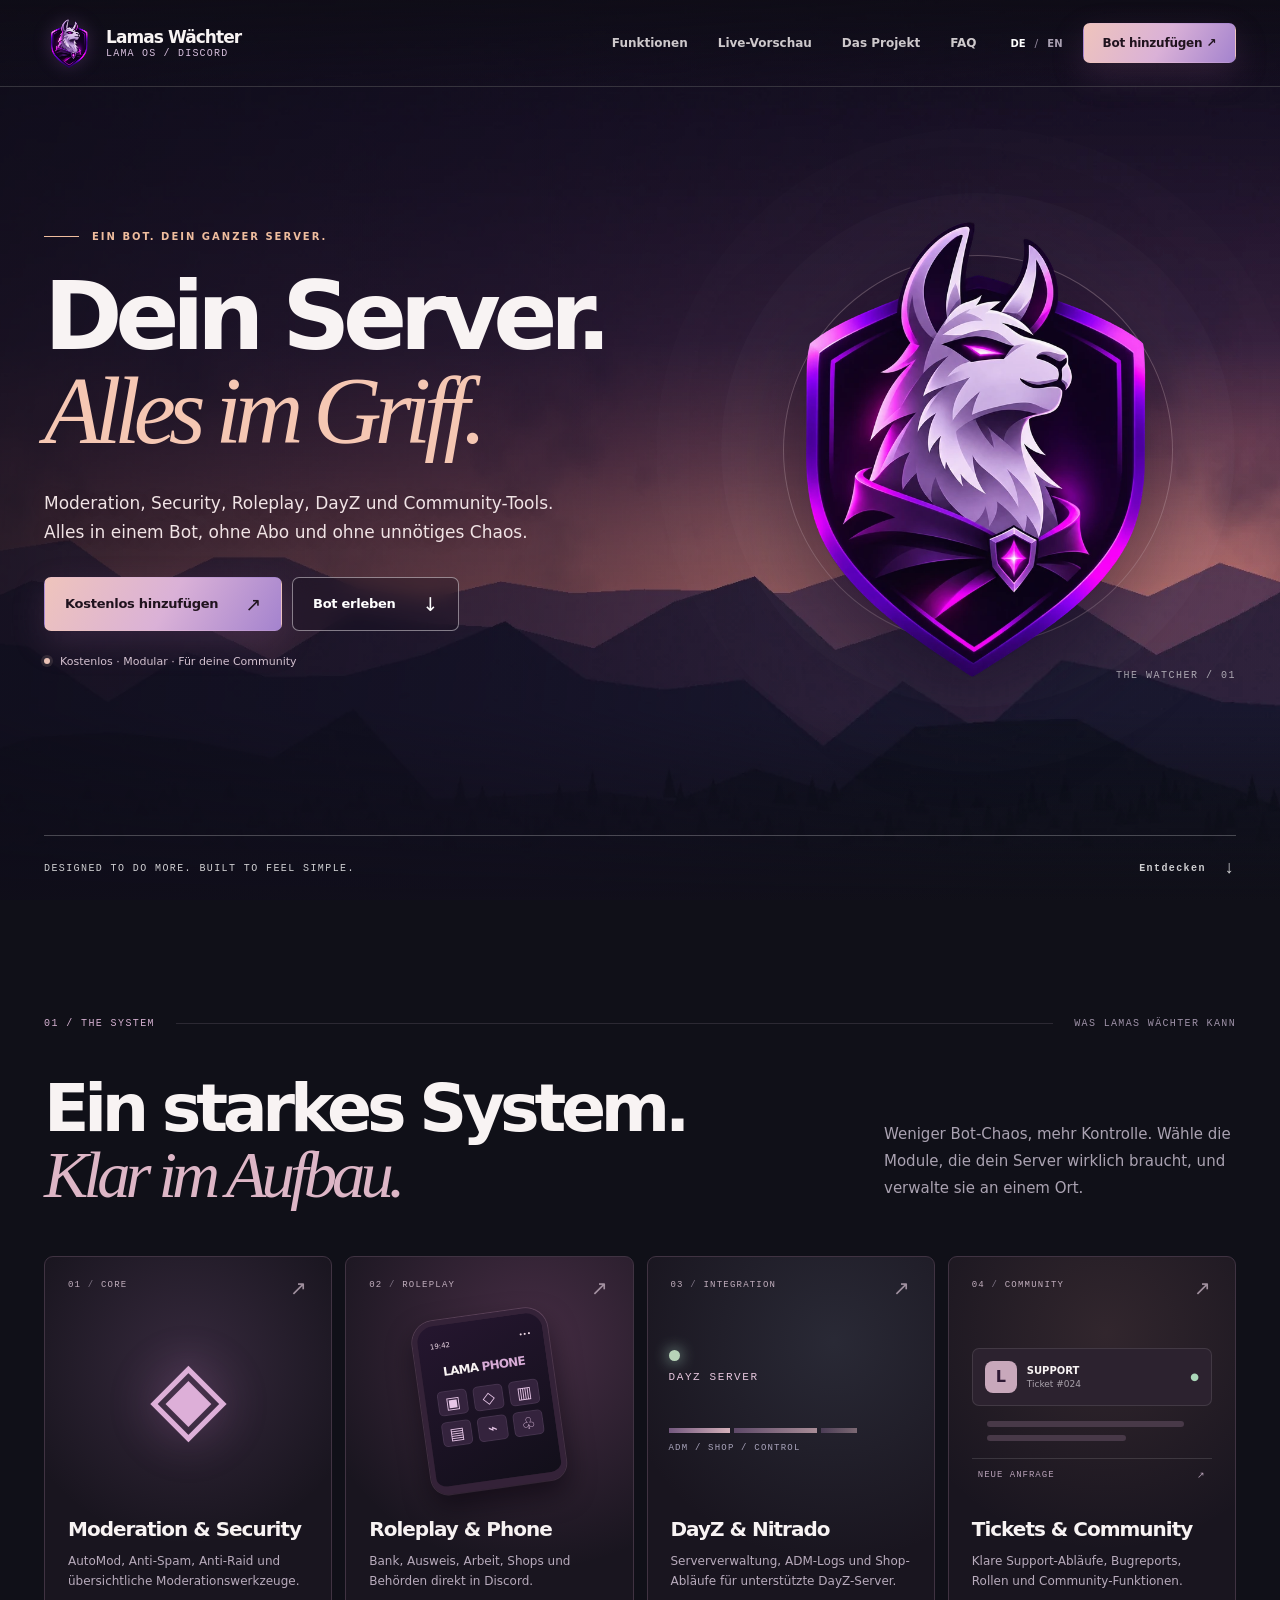
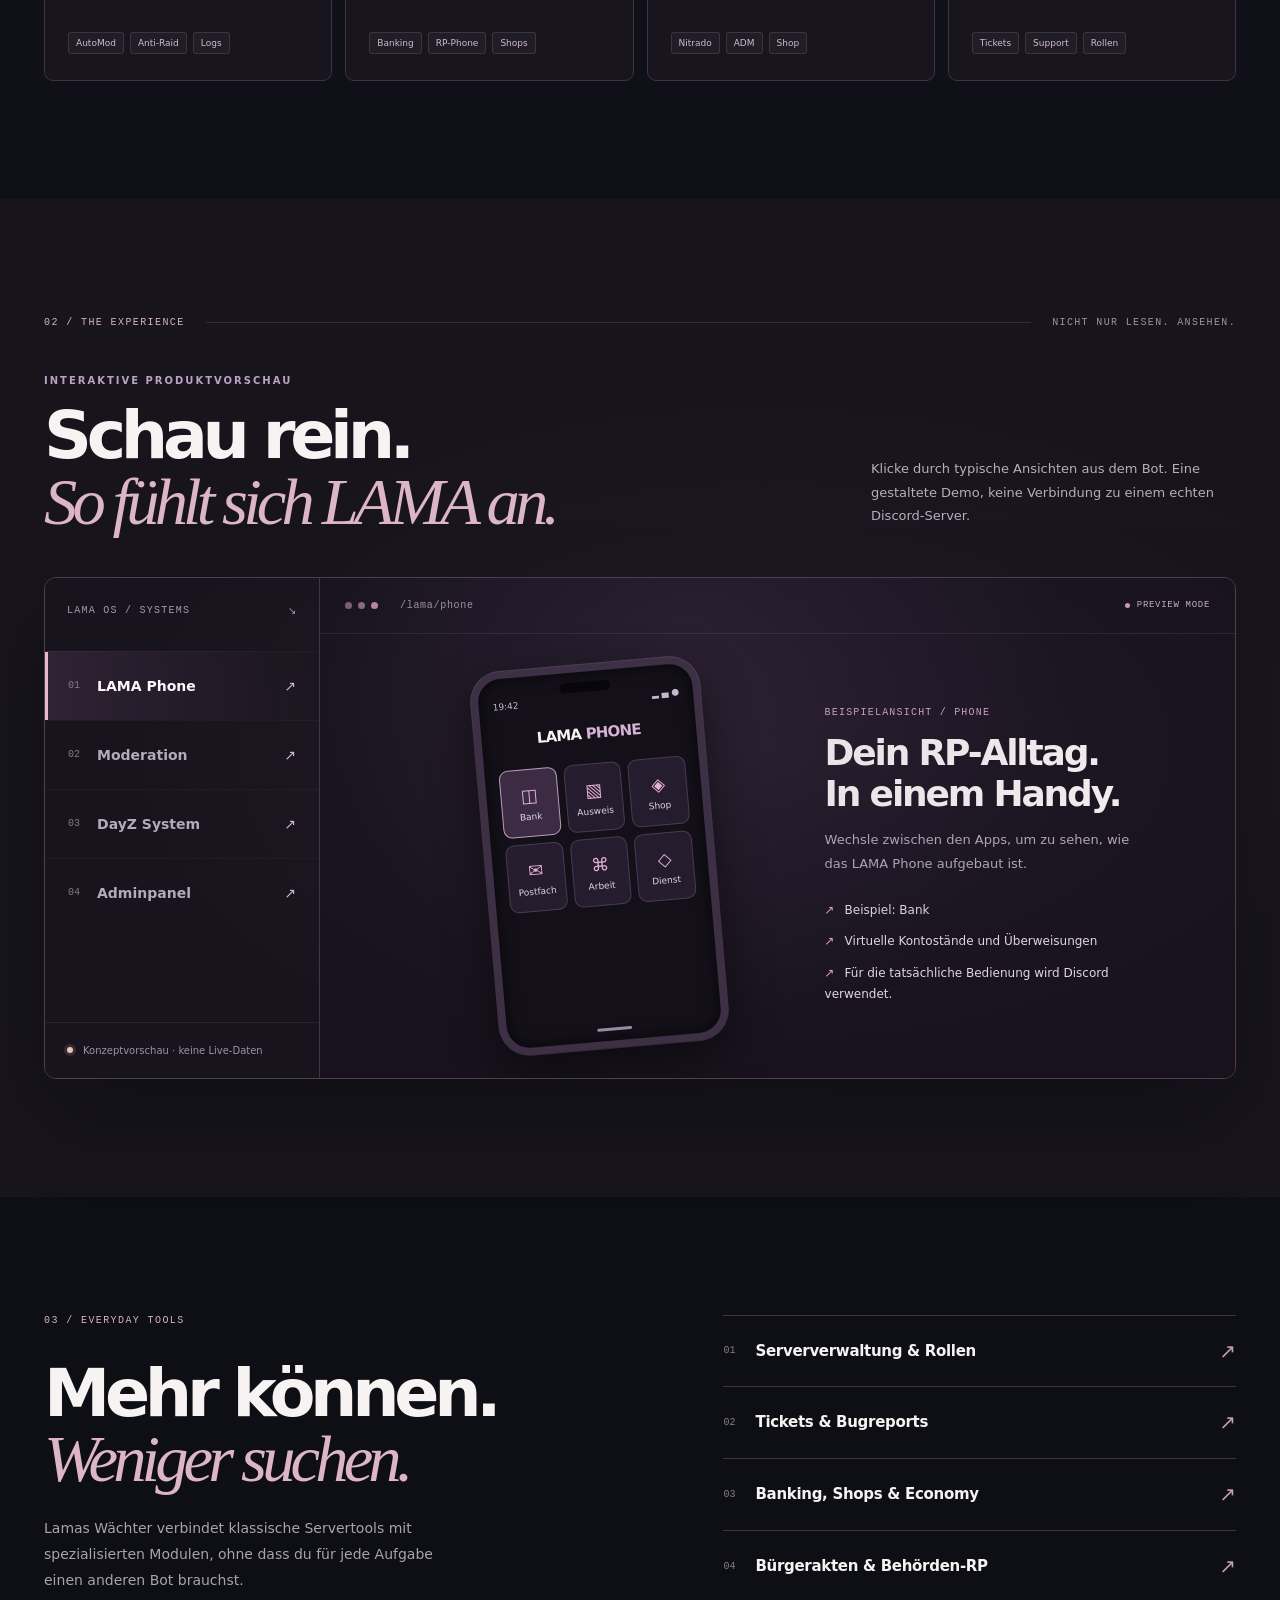
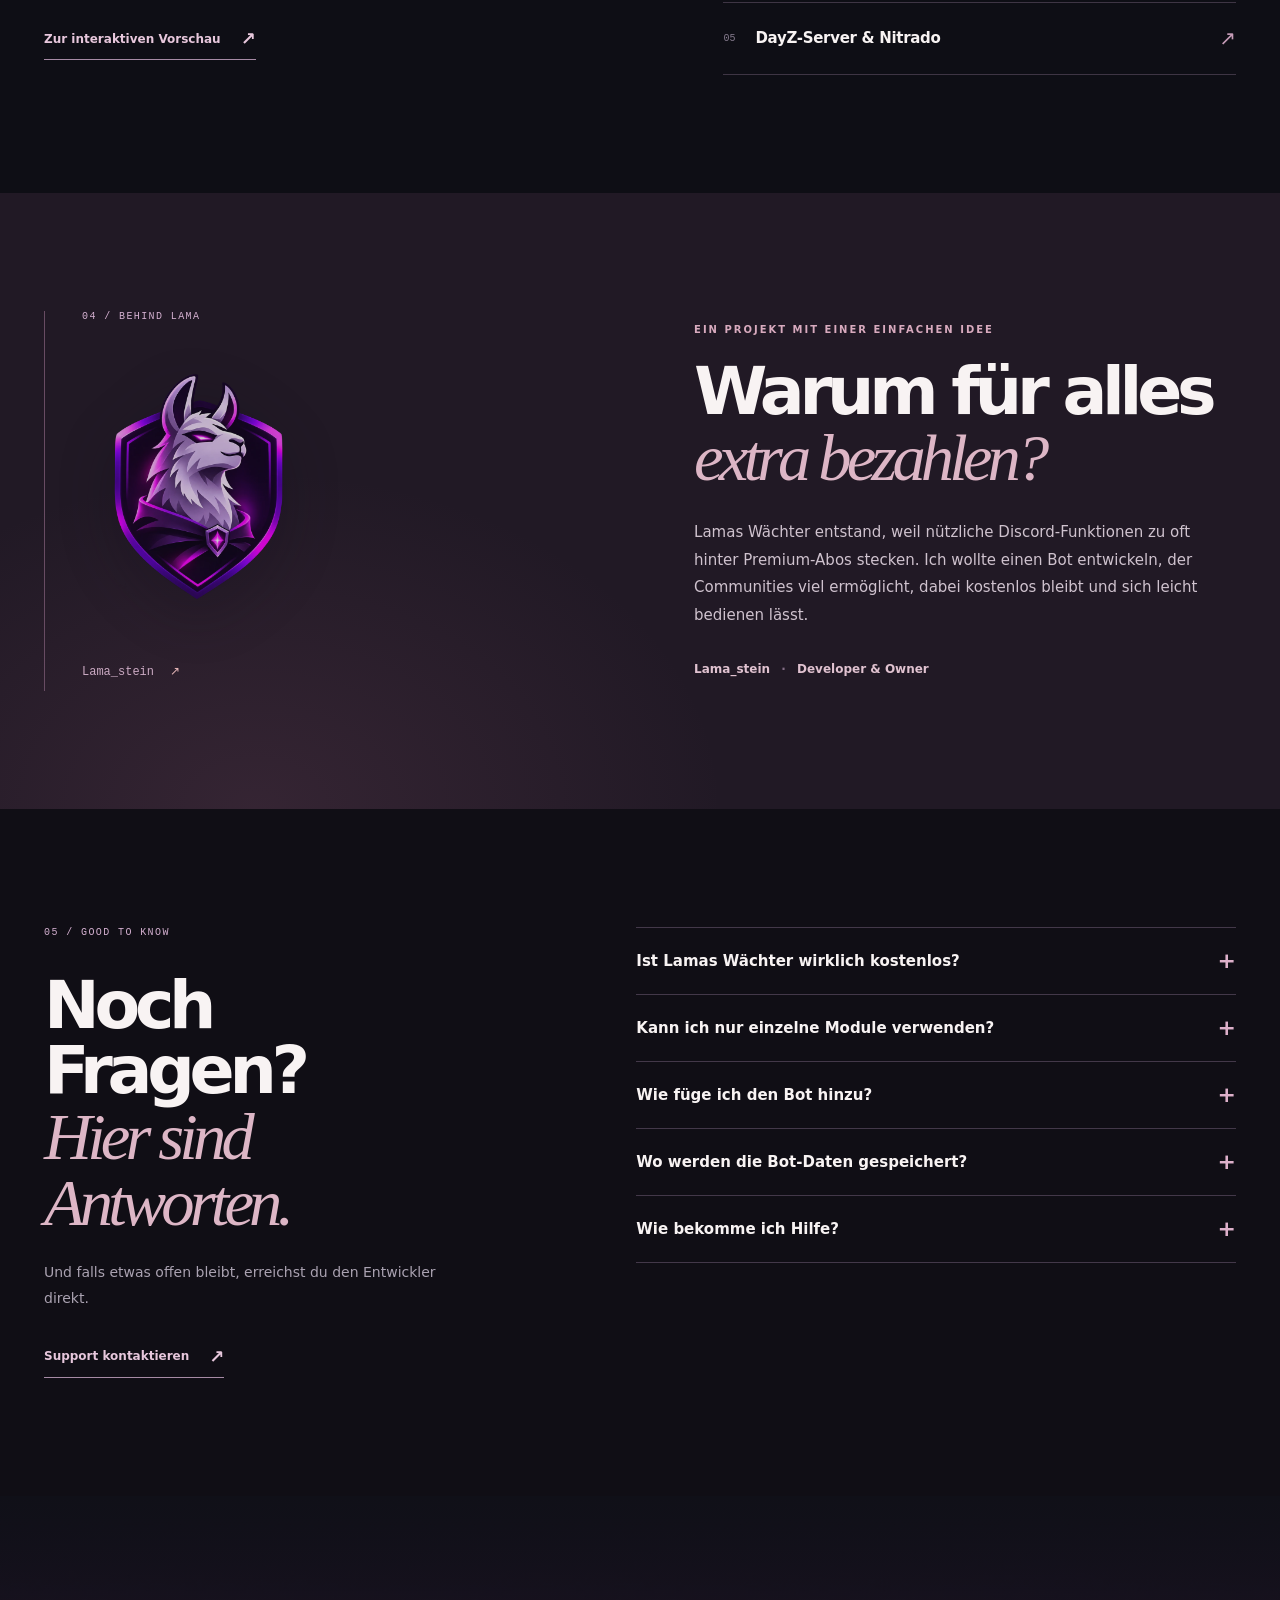
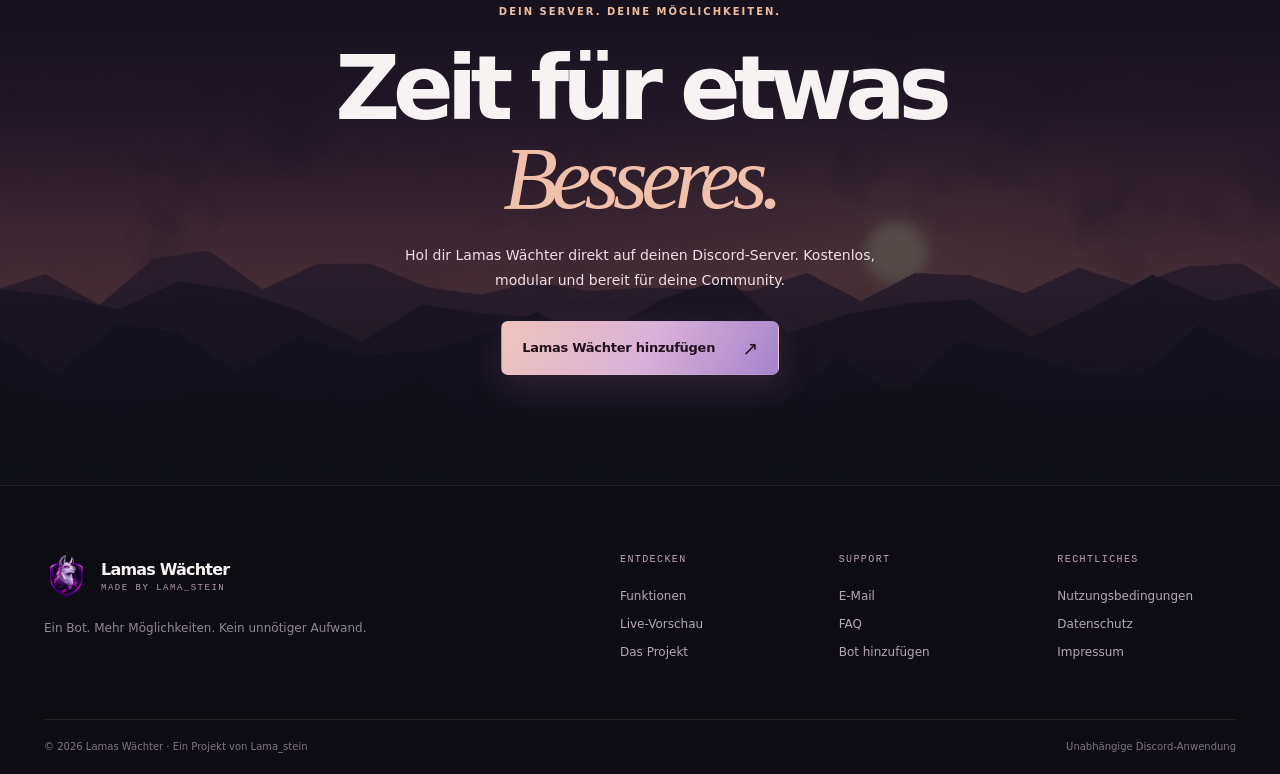
<file: index.html>
<!doctype html>
<html lang="de">
<head>
  <meta charset="utf-8">
  <meta name="viewport" content="width=device-width,initial-scale=1">
  <meta name="theme-color" content="#101018">
  <meta name="description" content="Lamas Wächter: kostenloser All-in-One Discord-Bot für Moderation, RP-Phone, DayZ, Tickets und Community. Jetzt hinzufügen.">
  <meta property="og:type" content="website">
  <meta property="og:title" content="Lamas Wächter | LAMA OS">
  <meta property="og:description" content="Dein Server. Mehr Möglichkeiten. Entdecke Lamas Wächter für Discord.">
  <meta property="og:image" content="assets/afterglow-sunset.webp">
  <title>Lamas Wächter | Dein Discord-Bot</title>
  <link rel="icon" type="image/png" href="assets/favicon.png">
  <link rel="preload" href="assets/afterglow-sunset.webp" as="image" type="image/webp">
  <link rel="stylesheet" href="assets/style.css">
  <script src="assets/app.js" defer></script>
</head>
<body>
  <a class="skip-link" href="#main" data-i18n="skip">Zum Inhalt springen</a>
  <header class="site-header" id="top">
    <div class="nav-shell wrap">
      <a class="brand" href="#top" aria-label="Lamas Wächter Startseite">
        <img src="assets/lama-emblem.webp" alt="" width="54" height="54">
        <span class="brand-copy"><strong>Lamas Wächter</strong><small>LAMA OS / DISCORD</small></span>
      </a>
      <nav class="nav-links" id="site-nav" aria-label="Hauptnavigation">
        <a href="#features" data-i18n="navFeatures">Funktionen</a>
        <a href="#experience" data-i18n="navDemo">Live-Vorschau</a>
        <a href="#about" data-i18n="navStory">Das Projekt</a>
        <a href="#faq">FAQ</a>
      </nav>
      <div class="nav-actions">
        <div class="language-switch" role="group" aria-label="Sprache wählen">
          <button type="button" data-lang="de" class="active" aria-pressed="true">DE</button>
          <span aria-hidden="true">/</span>
          <button type="button" data-lang="en" aria-pressed="false">EN</button>
        </div>
        <a class="btn btn-small btn-accent nav-invite" href="https://discord.com/oauth2/authorize?client_id=1507164513479426239" rel="noopener noreferrer" data-i18n="addShort">Bot hinzufügen <span aria-hidden="true">↗</span></a>
        <button type="button" class="menu-toggle" aria-label="Menü öffnen" aria-expanded="false" aria-controls="site-nav"><span></span><span></span></button>
      </div>
    </div>
  </header>
  <main id="main">
    <section class="hero" aria-labelledby="hero-title">
      <div class="hero-sky" aria-hidden="true"></div>
      <div class="hero-film" aria-hidden="true"></div>
      <div class="wrap hero-layout">
        <div class="hero-copy reveal is-visible">
          <p class="eyebrow hero-eyebrow"><span class="eyebrow-line"></span><span data-i18n="heroEyebrow">EIN BOT. DEIN GANZER SERVER.</span></p>
          <h1 id="hero-title"><span data-i18n="heroTitleA">Dein Server.</span><br><em data-i18n="heroTitleB">Alles im Griff.</em></h1>
          <p class="hero-lead" data-i18n="heroLead">Moderation, Security, Roleplay, DayZ und Community-Tools. Alles in einem Bot, ohne Abo und ohne unnötiges Chaos.</p>
          <div class="hero-buttons">
            <a class="btn btn-accent btn-large" href="https://discord.com/oauth2/authorize?client_id=1507164513479426239" rel="noopener noreferrer"><span data-i18n="heroCta">Kostenlos hinzufügen</span><span aria-hidden="true">↗</span></a>
            <a class="btn btn-outline btn-large" href="#experience"><span data-i18n="heroDemo">Bot erleben</span><span aria-hidden="true">↓</span></a>
          </div>
          <div class="hero-footnote"><span class="mini-dot" aria-hidden="true"></span><span data-i18n="heroNote">Kostenlos · Modular · Für deine Community</span></div>
        </div>
        <div class="hero-emblem reveal is-visible" aria-label="Lamas Wächter Markenzeichen">
          <span class="emblem-light" aria-hidden="true"></span>
          <img src="assets/lama-emblem.webp" width="580" height="580" alt="Das violette Lama-Wächter-Maskottchen auf einem Schild" fetchpriority="high">
          <span class="hero-emblem-caption">THE WATCHER / 01</span>
        </div>
      </div>
      <div class="hero-baseline wrap"><span data-i18n="heroBottom">DESIGNED TO DO MORE. BUILT TO FEEL SIMPLE.</span><a href="#features"><span data-i18n="discover">Entdecken</span><span aria-hidden="true">↓</span></a></div>
    </section>

    <section class="intro section-block" id="features">
      <div class="wrap">
        <div class="section-topline reveal"><span class="section-num">01 / THE SYSTEM</span><span class="section-rule"></span><span data-i18n="sectionOne">WAS LAMAS WÄCHTER KANN</span></div>
        <div class="intro-heading reveal"><h2><span data-i18n="introTitleA">Ein starkes System.</span><br><em data-i18n="introTitleB">Klar im Aufbau.</em></h2><p data-i18n="introLead">Weniger Bot-Chaos, mehr Kontrolle. Wähle die Module, die dein Server wirklich braucht, und verwalte sie an einem Ort.</p></div>
        <div class="feature-grid">
          <article class="feature-card feature-moderation reveal"><div class="feature-top"><span>01 <span class="slash">/</span> CORE</span><span class="feature-arrow" aria-hidden="true">↗</span></div><div class="feature-glyph shield-glyph" aria-hidden="true"><span>◈</span></div><div class="feature-copy"><h3 data-i18n="featModTitle">Moderation & Security</h3><p data-i18n="featModDesc">AutoMod, Anti-Spam, Anti-Raid und übersichtliche Moderationswerkzeuge.</p><div class="feature-tags"><span>AutoMod</span><span>Anti-Raid</span><span>Logs</span></div></div></article>
          <article class="feature-card feature-phone reveal"><div class="feature-top"><span>02 <span class="slash">/</span> ROLEPLAY</span><span class="feature-arrow" aria-hidden="true">↗</span></div><div class="feature-mini-phone" aria-hidden="true"><div class="mini-phone-top"><span>19:42</span><span>•••</span></div><strong>LAMA <span>PHONE</span></strong><div class="mini-phone-grid"><i>▣</i><i>◇</i><i>▥</i><i>▤</i><i>⌁</i><i>♧</i></div></div><div class="feature-copy"><h3 data-i18n="featRpTitle">Roleplay & Phone</h3><p data-i18n="featRpDesc">Bank, Ausweis, Arbeit, Shops und Behörden direkt in Discord.</p><div class="feature-tags"><span>Banking</span><span>RP-Phone</span><span>Shops</span></div></div></article>
          <article class="feature-card feature-dayz reveal"><div class="feature-top"><span>03 <span class="slash">/</span> INTEGRATION</span><span class="feature-arrow" aria-hidden="true">↗</span></div><div class="feature-server" aria-hidden="true"><span class="server-signal"></span><span>DAYZ SERVER</span><div class="server-stats"><i></i><i></i><i></i></div><small>ADM / SHOP / CONTROL</small></div><div class="feature-copy"><h3 data-i18n="featDayzTitle">DayZ & Nitrado</h3><p data-i18n="featDayzDesc">Serververwaltung, ADM-Logs und Shop-Abläufe für unterstützte DayZ-Server.</p><div class="feature-tags"><span>Nitrado</span><span>ADM</span><span>Shop</span></div></div></article>
          <article class="feature-card feature-tickets reveal"><div class="feature-top"><span>04 <span class="slash">/</span> COMMUNITY</span><span class="feature-arrow" aria-hidden="true">↗</span></div><div class="ticket-preview" aria-hidden="true"><div class="ticket-top"><span class="ticket-avatar">L</span><span><strong>SUPPORT</strong><small>Ticket #024</small></span><b>●</b></div><div class="ticket-line"></div><div class="ticket-line short"></div><div class="ticket-bottom">NEUE ANFRAGE <span>↗</span></div></div><div class="feature-copy"><h3 data-i18n="featTicketsTitle">Tickets & Community</h3><p data-i18n="featTicketsDesc">Klare Support-Abläufe, Bugreports, Rollen und Community-Funktionen.</p><div class="feature-tags"><span>Tickets</span><span>Support</span><span>Rollen</span></div></div></article>
        </div>
      </div>
    </section>

    <section class="experience section-block" id="experience">
      <div class="wrap">
        <div class="section-topline reveal"><span class="section-num">02 / THE EXPERIENCE</span><span class="section-rule"></span><span data-i18n="sectionTwo">NICHT NUR LESEN. ANSEHEN.</span></div>
        <div class="experience-heading reveal"><div><p class="label-caps" data-i18n="previewLabel">INTERAKTIVE PRODUKTVORSCHAU</p><h2><span data-i18n="experienceTitleA">Schau rein.</span><br><em data-i18n="experienceTitleB">So fühlt sich LAMA an.</em></h2></div><p data-i18n="experienceLead">Klicke durch typische Ansichten aus dem Bot. Eine gestaltete Demo, keine Verbindung zu einem echten Discord-Server.</p></div>
        <div class="demo-frame reveal">
          <div class="demo-menu" role="tablist" aria-label="Demo-Bereiche">
            <div class="demo-menu-label">LAMA OS / SYSTEMS <span>↘</span></div>
            <button class="demo-tab active" data-demo="phone" type="button" role="tab" aria-selected="true" aria-controls="demo-content"><span class="demo-tab-index">01</span><span data-i18n="tabPhone">LAMA Phone</span><span class="tab-arrow">↗</span></button>
            <button class="demo-tab" data-demo="security" type="button" role="tab" aria-selected="false" aria-controls="demo-content"><span class="demo-tab-index">02</span><span data-i18n="tabSecurity">Moderation</span><span class="tab-arrow">↗</span></button>
            <button class="demo-tab" data-demo="dayz" type="button" role="tab" aria-selected="false" aria-controls="demo-content"><span class="demo-tab-index">03</span><span data-i18n="tabDayz">DayZ System</span><span class="tab-arrow">↗</span></button>
            <button class="demo-tab" data-demo="admin" type="button" role="tab" aria-selected="false" aria-controls="demo-content"><span class="demo-tab-index">04</span><span data-i18n="tabAdmin">Adminpanel</span><span class="tab-arrow">↗</span></button>
            <div class="demo-menu-foot"><span class="mini-dot"></span><span data-i18n="demoNotice">Konzeptvorschau · keine Live-Daten</span></div>
          </div>
          <div class="demo-stage" id="demo-content" role="tabpanel" aria-live="polite">
            <div class="demo-stage-header"><div class="traffic-lights" aria-hidden="true"><i></i><i></i><i></i></div><span id="demo-path">/lama/phone</span><span class="stage-status"><span></span> PREVIEW MODE</span></div>
            <div id="demo-screen" class="demo-screen"></div>
          </div>
        </div>
      </div>
    </section>

    <section class="details section-block">
      <div class="wrap details-grid"><div class="details-copy reveal"><div class="section-topline"><span class="section-num">03 / EVERYDAY TOOLS</span></div><h2><span data-i18n="detailsTitleA">Mehr können.</span><br><em data-i18n="detailsTitleB">Weniger suchen.</em></h2><p data-i18n="detailsLead">Lamas Wächter verbindet klassische Servertools mit spezialisierten Modulen, ohne dass du für jede Aufgabe einen anderen Bot brauchst.</p><a href="#experience" class="text-link"><span data-i18n="detailsLink">Zur interaktiven Vorschau</span><span aria-hidden="true">↗</span></a></div><div class="detail-list reveal"><div><span class="detail-count">01</span><strong data-i18n="detailA">Serververwaltung & Rollen</strong><span aria-hidden="true">↗</span></div><div><span class="detail-count">02</span><strong data-i18n="detailB">Tickets & Bugreports</strong><span aria-hidden="true">↗</span></div><div><span class="detail-count">03</span><strong data-i18n="detailC">Banking, Shops & Economy</strong><span aria-hidden="true">↗</span></div><div><span class="detail-count">04</span><strong data-i18n="detailD">Bürgerakten & Behörden-RP</strong><span aria-hidden="true">↗</span></div><div><span class="detail-count">05</span><strong data-i18n="detailE">DayZ-Server & Nitrado</strong><span aria-hidden="true">↗</span></div></div></div>
    </section>

    <section class="story section-block" id="about"><div class="story-ambient" aria-hidden="true"></div><div class="wrap story-layout"><div class="story-left reveal"><span class="section-num">04 / BEHIND LAMA</span><img src="assets/lama-emblem.webp" width="220" height="220" loading="lazy" alt="" class="story-mark"><p class="story-signature">Lama_stein <span>↗</span></p></div><div class="story-right reveal"><p class="label-caps" data-i18n="storyKicker">EIN PROJEKT MIT EINER EINFACHEN IDEE</p><h2><span data-i18n="storyTitleA">Warum für alles</span><br><em data-i18n="storyTitleB">extra bezahlen?</em></h2><p data-i18n="storyText">Lamas Wächter entstand, weil nützliche Discord-Funktionen zu oft hinter Premium-Abos stecken. Ich wollte einen Bot entwickeln, der Communities viel ermöglicht, dabei kostenlos bleibt und sich leicht bedienen lässt.</p><span class="story-credit">Lama_stein <span>·</span> Developer & Owner</span></div></div></section>

    <section class="faq section-block" id="faq"><div class="wrap faq-layout"><div class="faq-intro reveal"><div class="section-topline"><span class="section-num">05 / GOOD TO KNOW</span></div><h2><span data-i18n="faqTitleA">Noch Fragen?</span><br><em data-i18n="faqTitleB">Hier sind Antworten.</em></h2><p data-i18n="faqLead">Und falls etwas offen bleibt, erreichst du den Entwickler direkt.</p><a class="text-link" href="mailto:lamageil62@gmail.com"><span data-i18n="contactSupport">Support kontaktieren</span> <span aria-hidden="true">↗</span></a></div><div class="faq-questions reveal"><details><summary><span data-i18n="faq1Q">Ist Lamas Wächter wirklich kostenlos?</span><span aria-hidden="true">+</span></summary><p data-i18n="faq1A">Ja. Die aktuell angebotenen Bot-Funktionen sind kostenlos und benötigen kein Premium-Abo.</p></details><details><summary><span data-i18n="faq2Q">Kann ich nur einzelne Module verwenden?</span><span aria-hidden="true">+</span></summary><p data-i18n="faq2A">Ja. Welche Module aktiv sind, lässt sich über die Serververwaltung einstellen.</p></details><details><summary><span data-i18n="faq3Q">Wie füge ich den Bot hinzu?</span><span aria-hidden="true">+</span></summary><p data-i18n="faq3A">Klicke auf „Bot hinzufügen“, wähle deinen Discord-Server und bestätige die erforderlichen Berechtigungen.</p></details><details><summary><span data-i18n="faq4Q">Wo werden die Bot-Daten gespeichert?</span><span aria-hidden="true">+</span></summary><p data-i18n="faq4A">Die primäre Bot-Datenbank wird auf einem privat betriebenen Server in Deutschland verwaltet. Die öffentliche Website wird über GitHub Pages ausgeliefert. Details stehen in der Datenschutzerklärung.</p></details><details><summary><span data-i18n="faq5Q">Wie bekomme ich Hilfe?</span><span aria-hidden="true">+</span></summary><p data-i18n="faq5A">Nutze /bugreport für Fehler und Supportfragen oder kontaktiere Lama_stein per E-Mail.</p></details></div></div></section>

    <section class="final-cta" id="invite"><div class="final-cta-sky" aria-hidden="true"></div><div class="wrap final-cta-inner reveal"><p class="label-caps" data-i18n="finalKicker">DEIN SERVER. DEINE MÖGLICHKEITEN.</p><h2><span data-i18n="finalTitleA">Zeit für etwas</span><br><em data-i18n="finalTitleB">Besseres.</em></h2><p data-i18n="finalText">Hol dir Lamas Wächter direkt auf deinen Discord-Server. Kostenlos, modular und bereit für deine Community.</p><a class="btn btn-accent btn-large" href="https://discord.com/oauth2/authorize?client_id=1507164513479426239" rel="noopener noreferrer"><span data-i18n="finalCta">Lamas Wächter hinzufügen</span><span aria-hidden="true">↗</span></a></div></section>
  </main>
  <footer class="footer"><div class="wrap footer-grid"><div><a href="#top" class="footer-brand"><img src="assets/lama-emblem.webp" width="42" height="42" alt=""><span><strong>Lamas Wächter</strong><small>MADE BY LAMA_STEIN</small></span></a><p data-i18n="footerDesc">Ein Bot. Mehr Möglichkeiten. Kein unnötiger Aufwand.</p></div><div class="footer-col"><strong data-i18n="footerExplore">ENTDECKEN</strong><a href="#features" data-i18n="navFeatures">Funktionen</a><a href="#experience" data-i18n="navDemo">Live-Vorschau</a><a href="#about" data-i18n="navStory">Das Projekt</a></div><div class="footer-col"><strong data-i18n="footerHelp">SUPPORT</strong><a href="mailto:lamageil62@gmail.com">E-Mail</a><a href="#faq">FAQ</a><a href="invite/" data-i18n="footerAdd">Bot hinzufügen</a></div><div class="footer-col"><strong data-i18n="footerLegal">RECHTLICHES</strong><a data-legal-link href="terms.html" data-i18n="footerTerms">Nutzungsbedingungen</a><a data-legal-link href="privacy.html" data-i18n="footerPrivacy">Datenschutz</a><a data-legal-link href="imprint.html" data-i18n="footerImprint">Impressum</a></div></div><div class="wrap footer-bottom"><span>© 2026 Lamas Wächter · <span data-i18n="footerOwner">Ein Projekt von Lama_stein</span></span><span data-i18n="footerIndependent">Unabhängige Discord-Anwendung</span></div></footer>
</body>
</html>
</file>
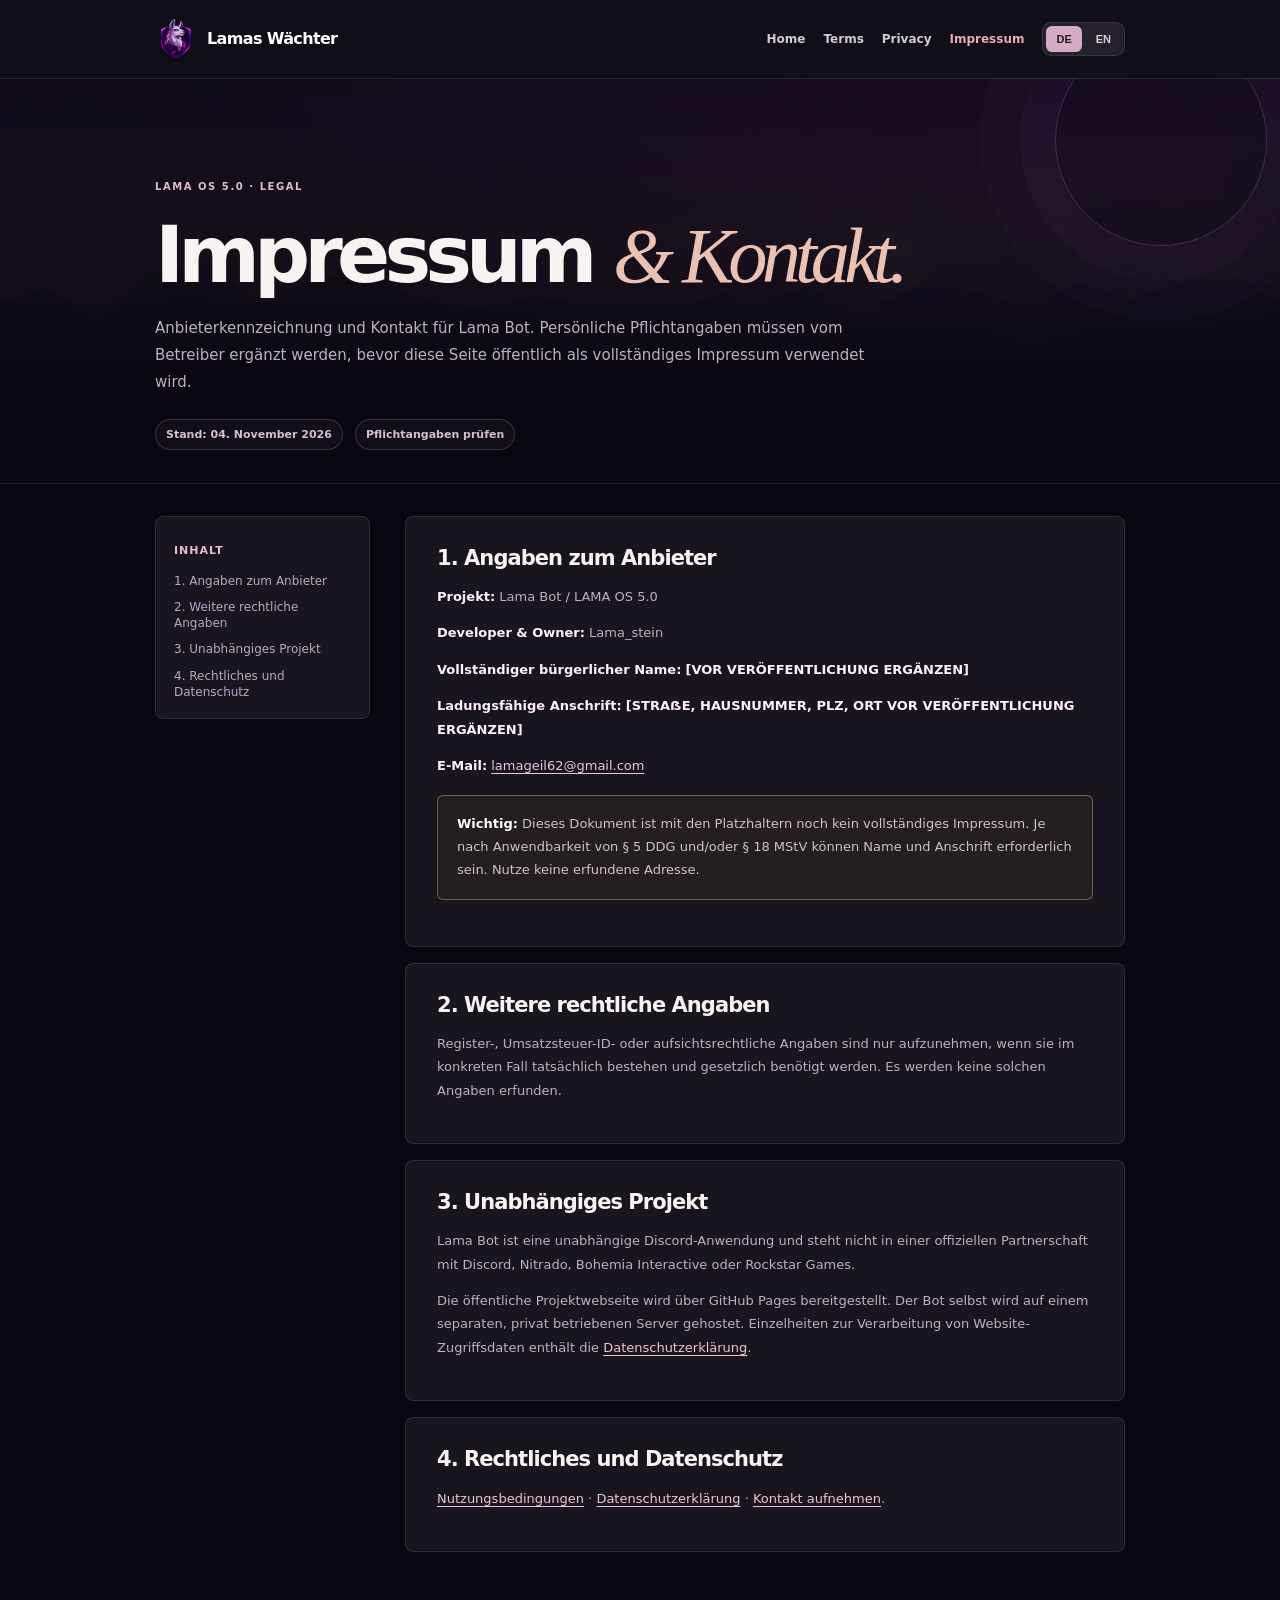
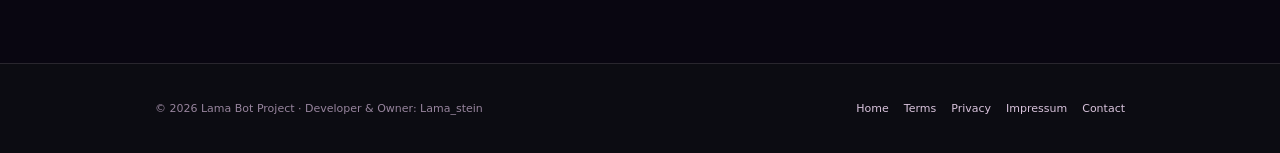
<file: imprint.html>
<!doctype html><html lang="de"><head><meta charset="utf-8"><meta name="viewport" content="width=device-width,initial-scale=1"><meta name="theme-color" content="#101018"><meta name="description" content="Lama Bot LAMA OS 5.0: Impressum / Legal Notice in German and English."><title>Impressum / Legal Notice | Lama Bot</title><style>
:root{--bg:#09030f;--bg2:#100719;--ink:#fff7ff;--muted:#cbb5ce;--pink:#ff76e7;--purple:#a975ff;--line:#ffffff24;--max:940px}
*{box-sizing:border-box}html{scroll-behavior:smooth}body{margin:0;background:radial-gradient(ellipse 65% 38% at 88% 1%,#6b207032,transparent),var(--bg);color:var(--ink);font-family:Inter,ui-sans-serif,system-ui,-apple-system,'Segoe UI',sans-serif;line-height:1.75}a{color:#f5b3ee;text-underline-offset:3px}a:hover{color:#fff}a:focus-visible,button:focus-visible{outline:2px solid #ffb8f3;outline-offset:4px}.wrap{width:min(var(--max),calc(100% - 36px));margin:auto}.navbox{position:sticky;top:0;z-index:30;background:#09030fe5;backdrop-filter:blur(16px);border-bottom:1px solid var(--line)}.nav{min-height:78px;display:flex;align-items:center;justify-content:space-between;gap:16px}.brand{font-size:21px;font-weight:900;letter-spacing:-1px;display:flex;align-items:center;gap:9px;text-decoration:none;color:white}.brand b{display:grid;place-items:center;width:31px;height:31px;border-radius:10px 10px 10px 3px;color:#25052e;background:linear-gradient(135deg,#ffc9f2,#9f6cff)}.brand i{font-style:normal;color:var(--pink)}.navlinks{display:flex;align-items:center;gap:18px;flex-wrap:wrap}.navlinks a{font-size:12px;font-weight:800;color:#e7d9e9;text-decoration:none}.navlinks a[aria-current=page]{color:#ffa4ec}.langswitch{display:flex;gap:4px;border:1px solid var(--line);background:#24102e;border-radius:9px;padding:3px}.langswitch button{background:transparent;color:#e0cbe2;border:0;cursor:pointer;font-size:11px;font-weight:800;border-radius:6px;padding:7px 10px}.langswitch button[aria-pressed=true]{color:#2a072c;background:linear-gradient(110deg,#ffc0f1,#bf80ff)}.hero{padding:74px 0 33px;border-bottom:1px solid var(--line)}.eyebrow{font-size:10px;font-weight:900;letter-spacing:2px;color:#f5adeb;text-transform:uppercase}.hero h1{font-size:clamp(2.5rem,7vw,4.9rem);line-height:1.04;letter-spacing:-.065em;margin:15px 0 18px}.hero h1 em{font-family:Georgia,serif;color:#ffc1f0}.lead{max-width:750px;color:#dbcade;font-size:15px;line-height:1.8}.meta{display:flex;gap:12px;flex-wrap:wrap;margin-top:23px}.chip{font-size:11px;font-weight:700;border:1px solid #ffffff2d;border-radius:100px;padding:5px 10px;color:#e8d3ec;background:#ffffff09}.content{padding:32px 0 95px;display:grid;grid-template-columns:215px minmax(0,1fr);gap:35px}.toc{position:sticky;top:106px;align-self:start;background:#1e0b28a8;border:1px solid var(--line);border-radius:14px;padding:18px;max-height:calc(100vh - 125px);overflow:auto}.toc strong{font-size:11px;letter-spacing:1px;color:#eecbec}.toc a{display:block;font-size:12px;color:#bca6c7;margin-top:10px;text-decoration:none;line-height:1.35}.toc a:hover{color:#fff}.sections{min-width:0}.section{background:linear-gradient(135deg,#20102c9c,#100719cd);border:1px solid var(--line);border-radius:15px;padding:26px 29px;margin-bottom:16px;overflow-wrap:anywhere}.section h2{font-size:21px;letter-spacing:-.04em;line-height:1.25;margin:0 0 14px}.section h3{font-size:15px;margin:20px 0 5px}.section p,.section li{font-size:13px;color:#d0bed4;line-height:1.8}.section ul{margin:10px 0 0;padding-left:19px}.section li{margin:5px 0}.section li::marker{color:#fb94ec}.section strong{color:#fff0fe}.section a{color:#f7adef}.notice{padding:17px 19px;border-radius:11px;border:1px solid #eaa5ff4d;background:#622c7524;color:#ead5ef;margin:18px 0;font-size:13px}.notice.warning{background:#a8772418;border-color:#ffc16e66}.notice strong{color:#fff}.tablewrap{overflow-x:auto}.legal-table{width:100%;border-collapse:collapse;font-size:12px}.legal-table th,.legal-table td{padding:11px;text-align:left;vertical-align:top;border-bottom:1px solid var(--line)}.legal-table th{color:#ffe0fa}.legal-table td{color:#dac6dc}.footer{padding:35px 0;background:#050209;border-top:1px solid var(--line)}.footerinner{display:flex;align-items:center;justify-content:space-between;gap:20px;flex-wrap:wrap}.footer p{font-size:11px;color:#97849d;margin:0}.footlinks{display:flex;gap:15px;flex-wrap:wrap}.footlinks a{font-size:11px;color:#d9c3dc;text-decoration:none}[hidden]{display:none!important}@media(max-width:850px){.content{grid-template-columns:1fr;gap:18px}.toc{position:static;max-height:none}.toc .toclinks{display:grid;grid-template-columns:1fr 1fr;column-gap:12px}.hero{padding-top:50px}}@media(max-width:600px){.nav{align-items:flex-start;padding:13px 0;flex-direction:column}.navlinks{gap:11px}.hero{padding-top:38px}.section{padding:21px 18px}.toc .toclinks{grid-template-columns:1fr}.hero h1{font-size:2.7rem}}@media(prefers-reduced-motion:reduce){html{scroll-behavior:auto}}
</style><link rel="stylesheet" href="assets/legal-deluxe.css">
<link rel="icon" href="assets/favicon.png" type="image/png"><link rel="stylesheet" href="assets/legal-afterglow.css"></head><body>
    <header class="navbox"><nav class="nav wrap" aria-label="Main navigation"><a class="brand" href="index.html"><img src="assets/lama-emblem.webp" alt="" width="42" height="42"><span>Lamas Wächter</span></a><div class="navlinks"><a href="index.html">Home</a><a data-legal-link href="terms.html" >Terms</a><a data-legal-link href="privacy.html" >Privacy</a><a data-legal-link href="imprint.html" aria-current="page">Impressum</a><div class="langswitch" role="group" aria-label="Language"><button type="button" data-set-language="de" aria-pressed="true">DE</button><button type="button" data-set-language="en" aria-pressed="false">EN</button></div></div></nav></header>
    <main><div data-document-lang="de" >
        <section class="hero"><div class="wrap"><span class="eyebrow">LAMA OS 5.0 · LEGAL</span><h1>Impressum <em>& Kontakt.</em></h1><p class="lead">Anbieterkennzeichnung und Kontakt für Lama Bot. Persönliche Pflichtangaben müssen vom Betreiber ergänzt werden, bevor diese Seite öffentlich als vollständiges Impressum verwendet wird.</p><div class="meta"><span class="chip">Stand: 04. November 2026</span><span class="chip">Pflichtangaben prüfen</span></div></div></section>
        <div class="content wrap"><aside class="toc" aria-label="INHALT"><strong>INHALT</strong><div class="toclinks"><a href="#de-provider">1. Angaben zum Anbieter</a><a href="#de-other">2. Weitere rechtliche Angaben</a><a href="#de-independence">3. Unabhängiges Projekt</a><a href="#de-privacy">4. Rechtliches und Datenschutz</a></div></aside><article class="sections"><section class="section" id="de-provider"><h2>1. Angaben zum Anbieter</h2><p><strong>Projekt:</strong> Lama Bot / LAMA OS 5.0</p><p><strong>Developer &amp; Owner:</strong> Lama_stein</p><p><strong>Vollständiger bürgerlicher Name:</strong> <strong>[VOR VERÖFFENTLICHUNG ERGÄNZEN]</strong></p><p><strong>Ladungsfähige Anschrift:</strong> <strong>[STRAẞE, HAUSNUMMER, PLZ, ORT VOR VERÖFFENTLICHUNG ERGÄNZEN]</strong></p><p><strong>E-Mail:</strong> <a href="mailto:lamageil62@gmail.com">lamageil62@gmail.com</a></p><div class="notice warning"><strong>Wichtig:</strong> Dieses Dokument ist mit den Platzhaltern noch kein vollständiges Impressum. Je nach Anwendbarkeit von § 5 DDG und/oder § 18 MStV können Name und Anschrift erforderlich sein. Nutze keine erfundene Adresse.</div></section><section class="section" id="de-other"><h2>2. Weitere rechtliche Angaben</h2><p>Register-, Umsatzsteuer-ID- oder aufsichtsrechtliche Angaben sind nur aufzunehmen, wenn sie im konkreten Fall tatsächlich bestehen und gesetzlich benötigt werden. Es werden keine solchen Angaben erfunden.</p></section><section class="section" id="de-independence"><h2>3. Unabhängiges Projekt</h2><p>Lama Bot ist eine unabhängige Discord-Anwendung und steht nicht in einer offiziellen Partnerschaft mit Discord, Nitrado, Bohemia Interactive oder Rockstar Games.</p><p>Die öffentliche Projektwebseite wird über GitHub Pages bereitgestellt. Der Bot selbst wird auf einem separaten, privat betriebenen Server gehostet. Einzelheiten zur Verarbeitung von Website-Zugriffsdaten enthält die <a href="privacy.html?lang=de">Datenschutzerklärung</a>.</p></section><section class="section" id="de-privacy"><h2>4. Rechtliches und Datenschutz</h2><p><a href="terms.html" data-legal-link>Nutzungsbedingungen</a> · <a href="privacy.html" data-legal-link>Datenschutzerklärung</a> · <a href="mailto:lamageil62@gmail.com">Kontakt aufnehmen</a>.</p></section></article></div>
        </div><div data-document-lang="en" hidden>
        <section class="hero"><div class="wrap"><span class="eyebrow">LAMA OS 5.0 · LEGAL</span><h1>Legal <em>Notice.</em></h1><p class="lead">Provider identification and contact details for Lama Bot. The operator must complete mandatory personal information before this page can be used as a complete public legal notice.</p><div class="meta"><span class="chip">Updated: November 4, 2026</span><span class="chip">Legal details pending</span></div></div></section>
        <div class="content wrap"><aside class="toc" aria-label="CONTENTS"><strong>CONTENTS</strong><div class="toclinks"><a href="#en-provider">1. Provider details</a><a href="#en-other">2. Other statutory information</a><a href="#en-independence">3. Independent project</a><a href="#en-privacy">4. Terms and privacy</a></div></aside><article class="sections"><section class="section" id="en-provider"><h2>1. Provider details</h2><p><strong>Project:</strong> Lama Bot / LAMA OS 5.0</p><p><strong>Developer &amp; Owner:</strong> Lama_stein</p><p><strong>Operator's full legal name:</strong> <strong>[MUST BE COMPLETED BEFORE PUBLICATION]</strong></p><p><strong>Serviceable postal address:</strong> <strong>[STREET, NUMBER, POSTAL CODE, CITY REQUIRED BEFORE PUBLICATION]</strong></p><p><strong>Email:</strong> <a href="mailto:lamageil62@gmail.com">lamageil62@gmail.com</a></p><div class="notice warning"><strong>Important:</strong> This page is not a complete legal notice while placeholders remain. Depending on German law, a full legal name and address may be required. Do not insert fictitious information.</div></section><section class="section" id="en-other"><h2>2. Other statutory information</h2><p>Registration, tax identification or regulator information should be provided if it actually applies and is legally required. No such information is invented here.</p></section><section class="section" id="en-independence"><h2>3. Independent project</h2><p>Lama Bot is an independent Discord application and is not officially partnered with Discord, Nitrado, Bohemia Interactive or Rockstar Games.</p><p>The public project website is provided through GitHub Pages. The bot itself runs on a separate privately operated server. Website access data is covered by the <a href="privacy.html?lang=en">Privacy Policy</a>.</p></section><section class="section" id="en-privacy"><h2>4. Terms and privacy</h2><p><a href="terms.html" data-legal-link>Terms of Service</a> · <a href="privacy.html" data-legal-link>Privacy Policy</a> · <a href="mailto:lamageil62@gmail.com">Contact</a>.</p></section></article></div>
        </div></main><footer class="footer"><div class="footerinner wrap"><p>© 2026 Lama Bot Project · Developer & Owner: Lama_stein</p><div class="footlinks"><a href="index.html">Home</a><a data-legal-link href="terms.html">Terms</a><a data-legal-link href="privacy.html">Privacy</a><a data-legal-link href="imprint.html">Impressum</a><a href="mailto:lamageil62@gmail.com">Contact</a></div></div></footer><script>
(function(){
 const p=new URLSearchParams(window.location.search);
 const chosen=p.get('lang')==='en'?'en':'de';
 document.querySelectorAll('[data-document-lang]').forEach(el=>{el.hidden=el.dataset.documentLang!==chosen});
 document.querySelectorAll('[data-set-language]').forEach(b=>{
  b.setAttribute('aria-pressed',String(b.dataset.setLanguage===chosen));
  b.addEventListener('click',()=>{const u=new URL(window.location.href);u.searchParams.set('lang',b.dataset.setLanguage);window.location.href=u.toString()})
 });
 document.querySelectorAll('[data-legal-link]').forEach(a=>{const u=new URL(a.getAttribute('href'),window.location.href);u.searchParams.set('lang',chosen);a.href=u.pathname.split('/').pop()+u.search});
 document.documentElement.lang=chosen;
})();
</script></body></html>
</file>
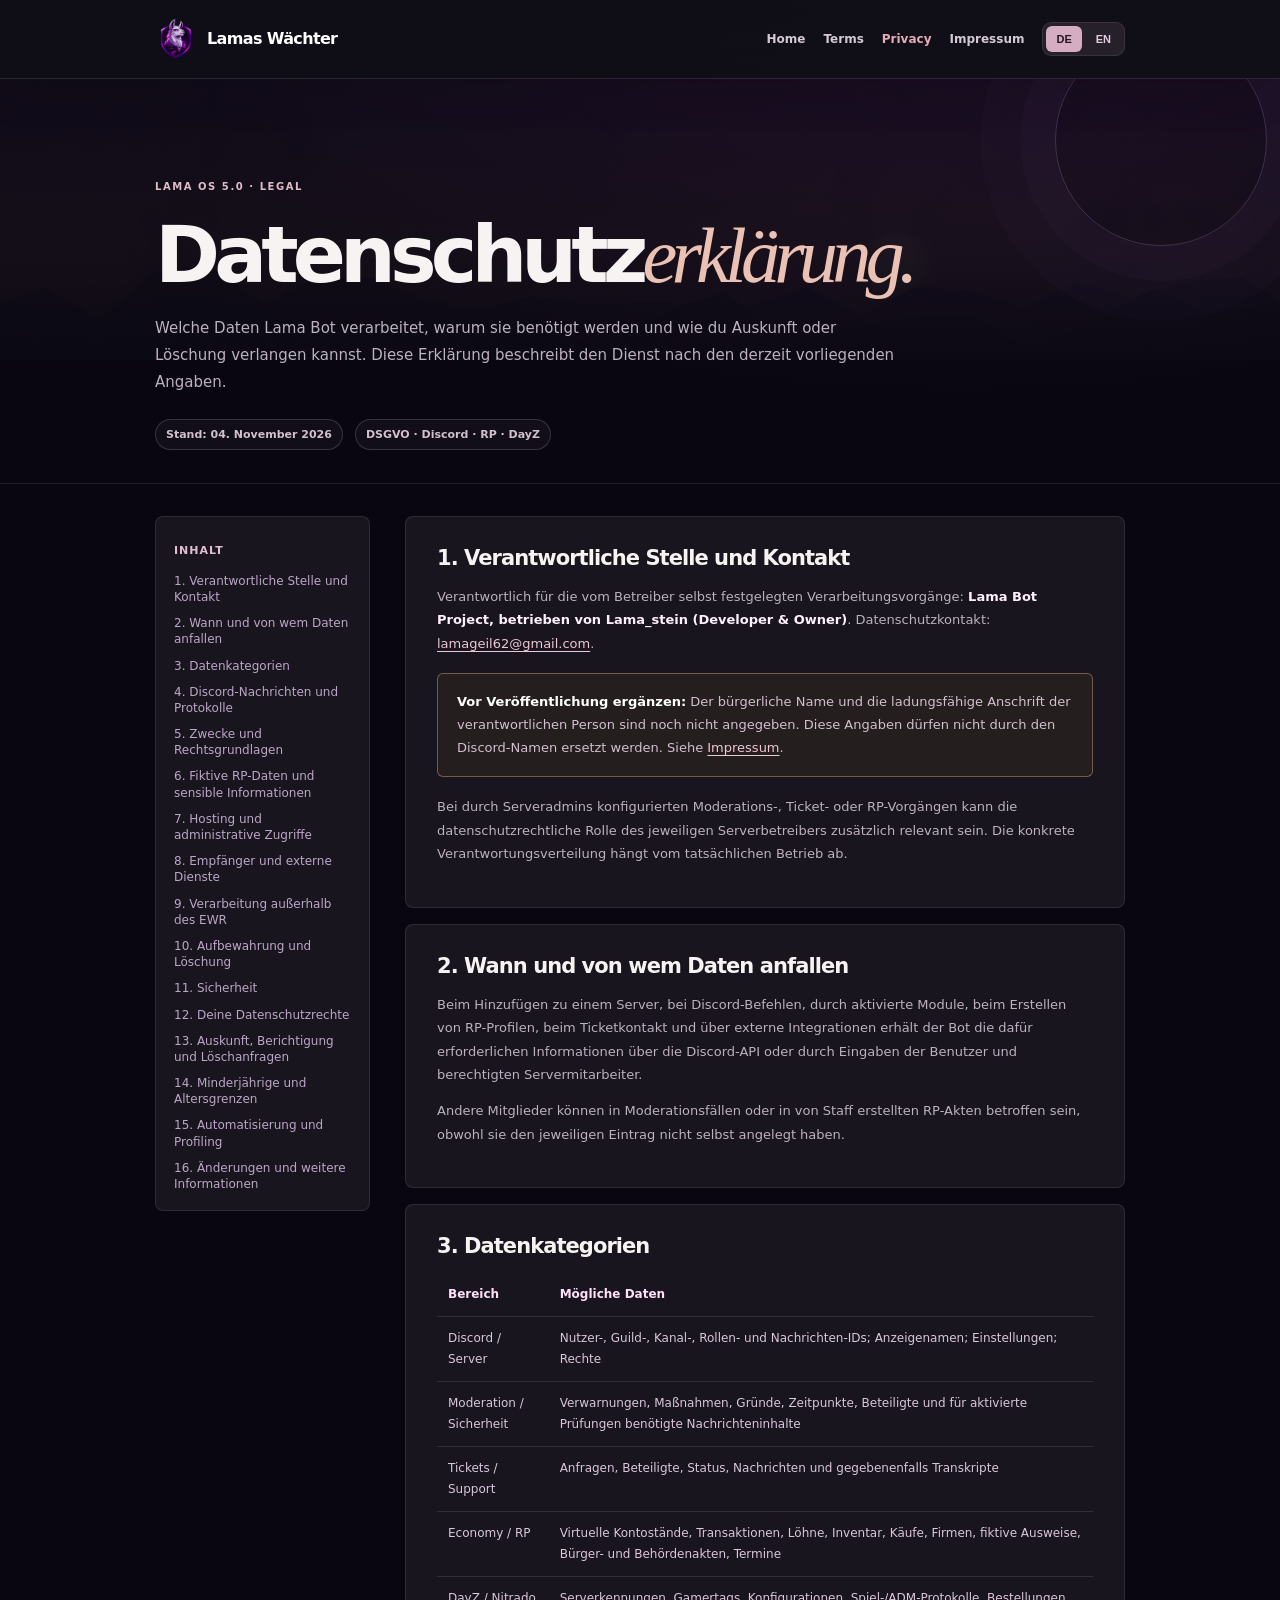
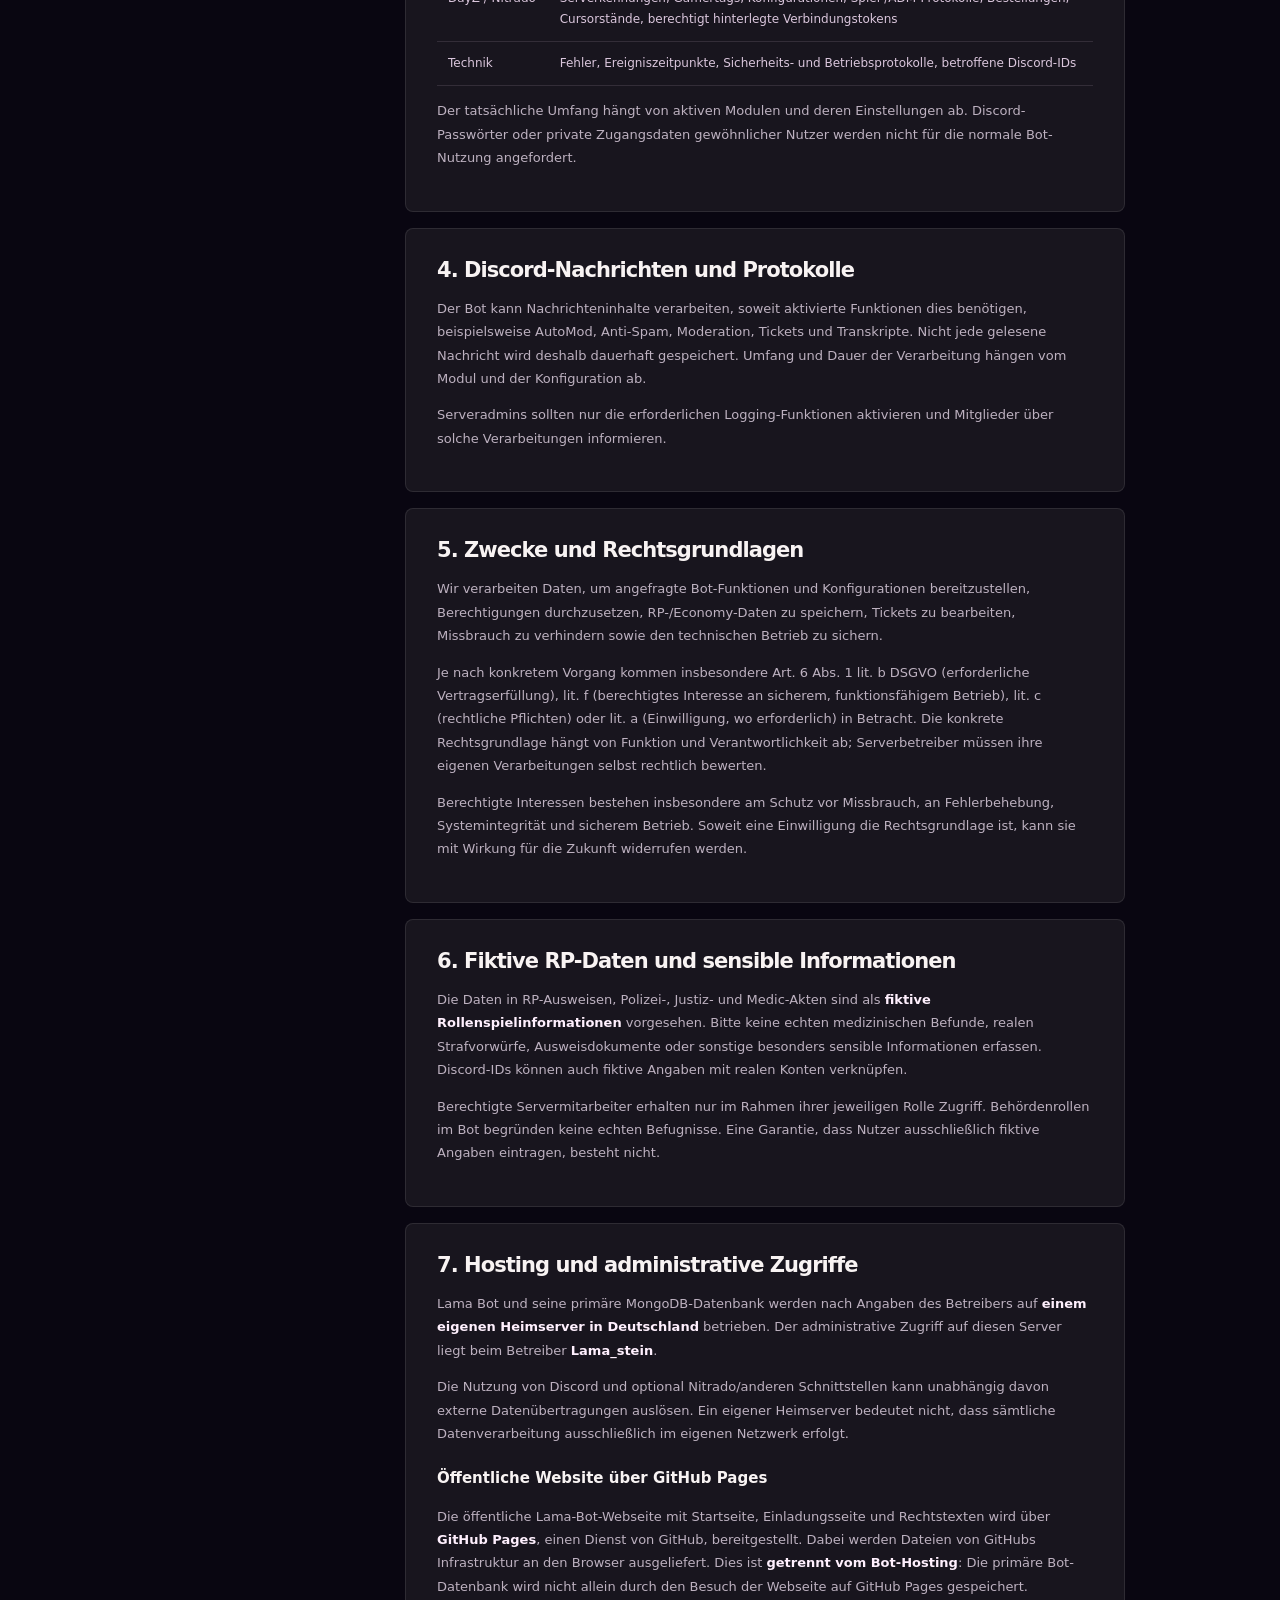
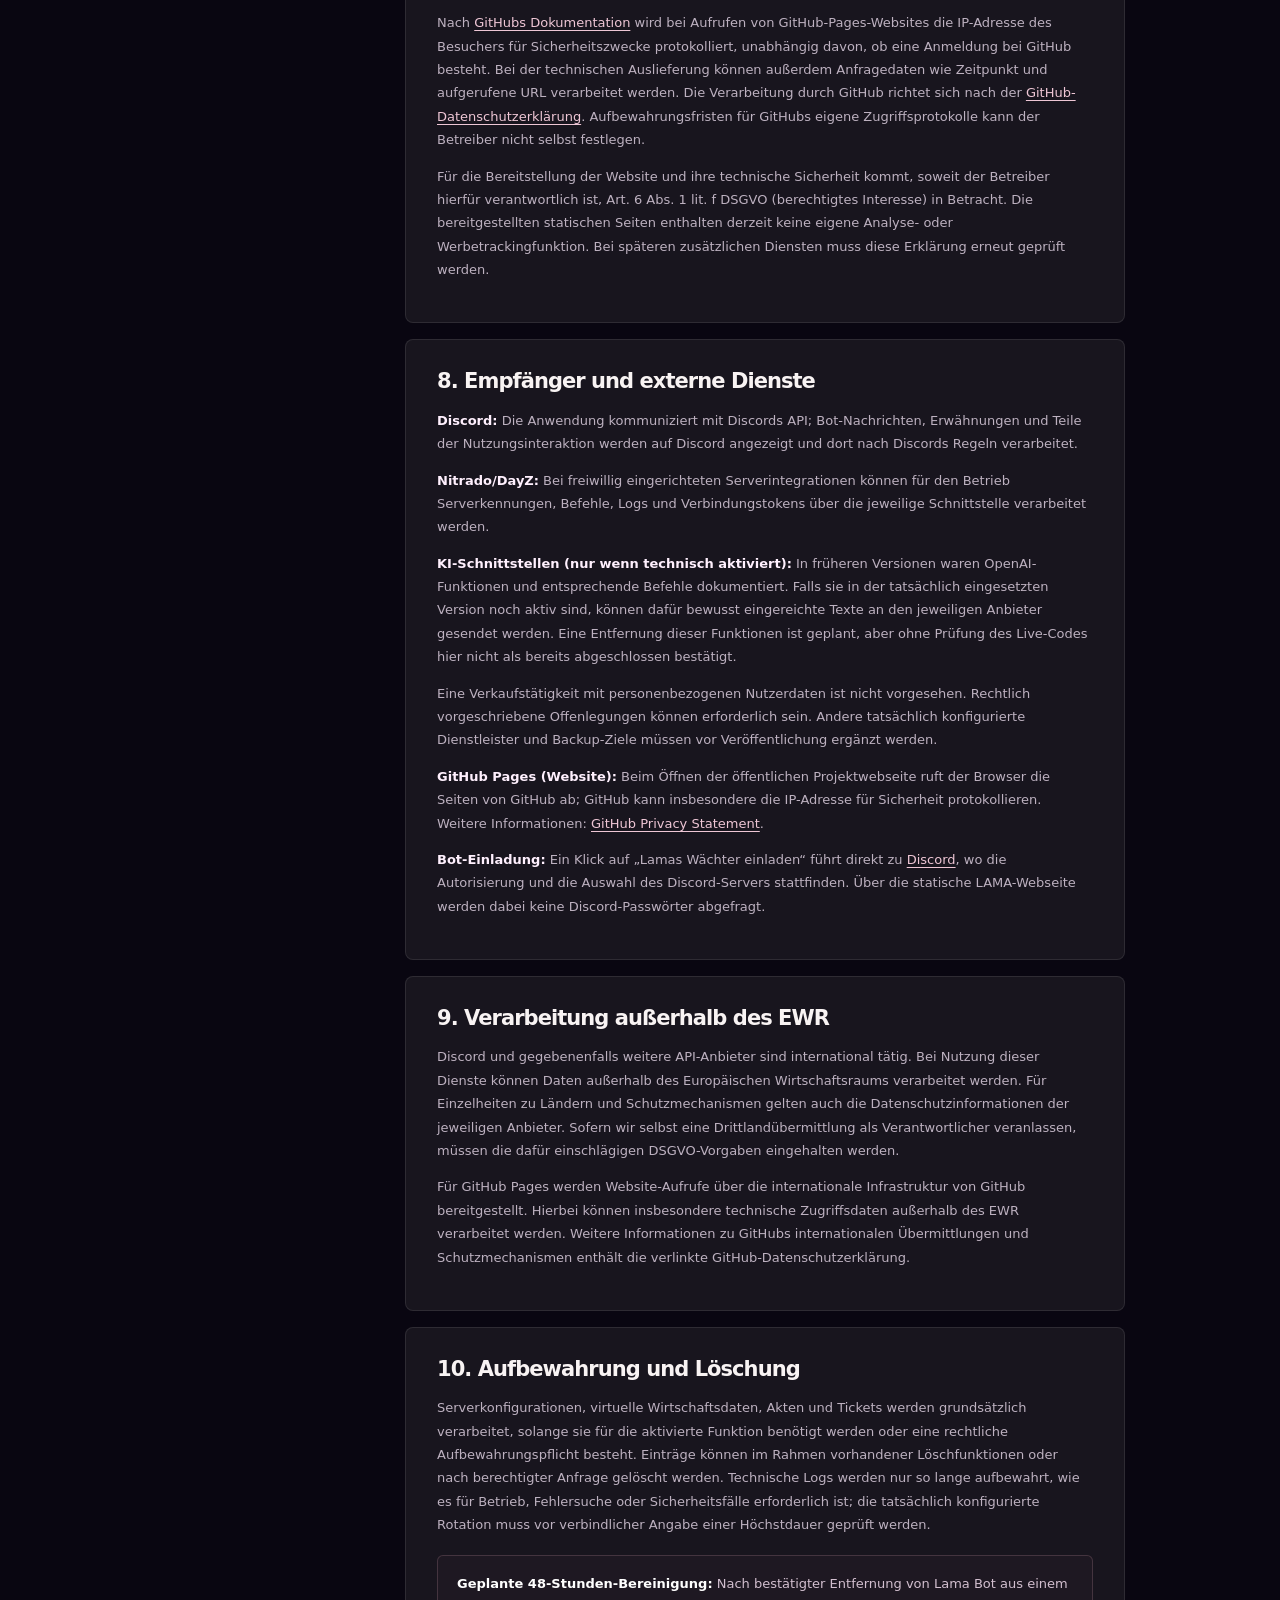
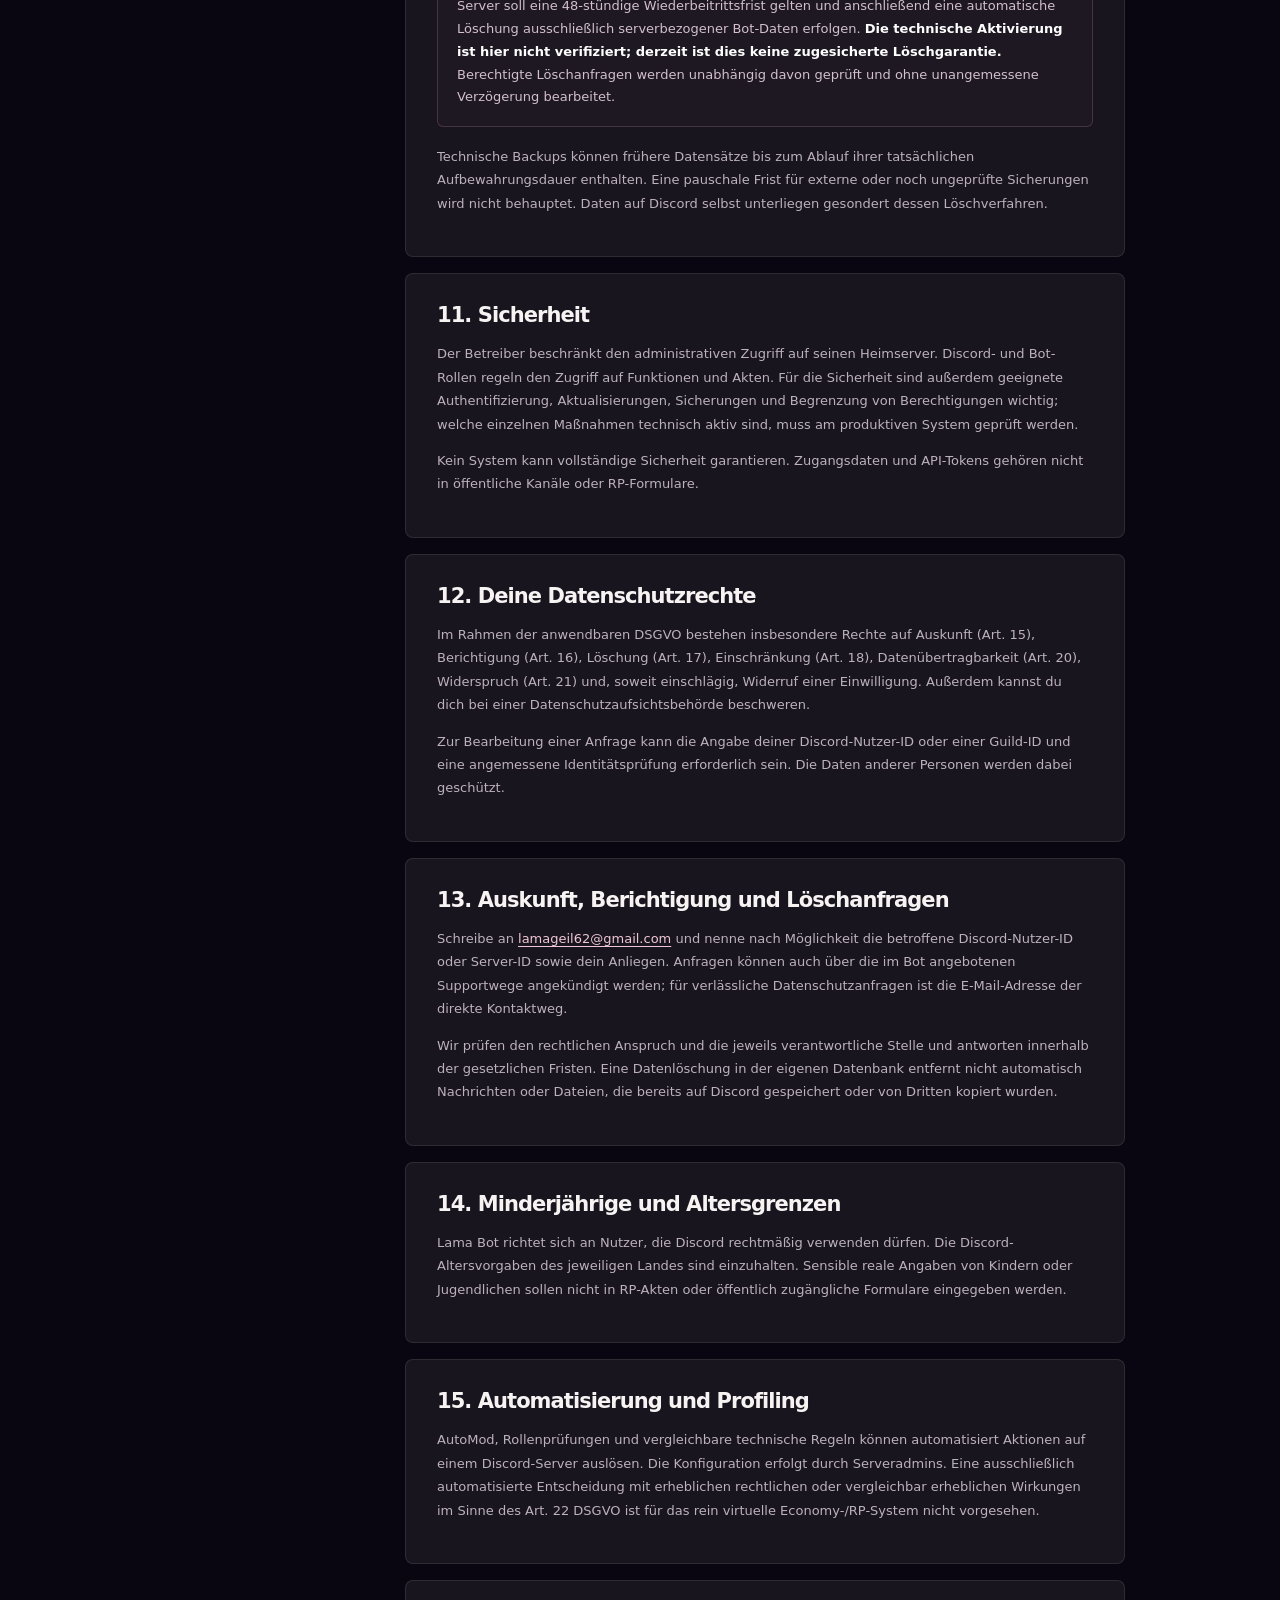
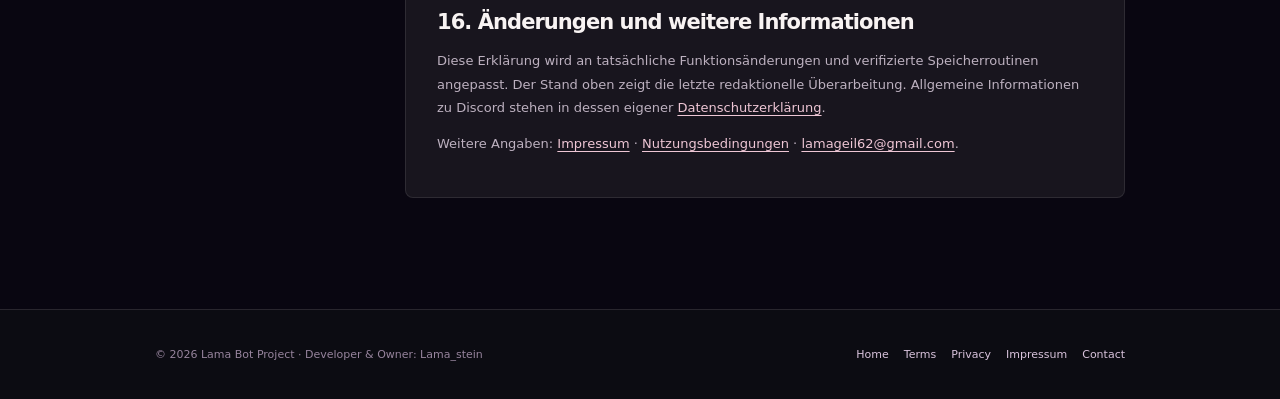
<file: privacy.html>
<!doctype html><html lang="de"><head><meta charset="utf-8"><meta name="viewport" content="width=device-width,initial-scale=1"><meta name="theme-color" content="#101018"><meta name="description" content="Lama Bot LAMA OS 5.0: Privacy Policy in German and English."><title>Privacy Policy | Lama Bot</title><style>
:root{--bg:#09030f;--bg2:#100719;--ink:#fff7ff;--muted:#cbb5ce;--pink:#ff76e7;--purple:#a975ff;--line:#ffffff24;--max:940px}
*{box-sizing:border-box}html{scroll-behavior:smooth}body{margin:0;background:radial-gradient(ellipse 65% 38% at 88% 1%,#6b207032,transparent),var(--bg);color:var(--ink);font-family:Inter,ui-sans-serif,system-ui,-apple-system,'Segoe UI',sans-serif;line-height:1.75}a{color:#f5b3ee;text-underline-offset:3px}a:hover{color:#fff}a:focus-visible,button:focus-visible{outline:2px solid #ffb8f3;outline-offset:4px}.wrap{width:min(var(--max),calc(100% - 36px));margin:auto}.navbox{position:sticky;top:0;z-index:30;background:#09030fe5;backdrop-filter:blur(16px);border-bottom:1px solid var(--line)}.nav{min-height:78px;display:flex;align-items:center;justify-content:space-between;gap:16px}.brand{font-size:21px;font-weight:900;letter-spacing:-1px;display:flex;align-items:center;gap:9px;text-decoration:none;color:white}.brand b{display:grid;place-items:center;width:31px;height:31px;border-radius:10px 10px 10px 3px;color:#25052e;background:linear-gradient(135deg,#ffc9f2,#9f6cff)}.brand i{font-style:normal;color:var(--pink)}.navlinks{display:flex;align-items:center;gap:18px;flex-wrap:wrap}.navlinks a{font-size:12px;font-weight:800;color:#e7d9e9;text-decoration:none}.navlinks a[aria-current=page]{color:#ffa4ec}.langswitch{display:flex;gap:4px;border:1px solid var(--line);background:#24102e;border-radius:9px;padding:3px}.langswitch button{background:transparent;color:#e0cbe2;border:0;cursor:pointer;font-size:11px;font-weight:800;border-radius:6px;padding:7px 10px}.langswitch button[aria-pressed=true]{color:#2a072c;background:linear-gradient(110deg,#ffc0f1,#bf80ff)}.hero{padding:74px 0 33px;border-bottom:1px solid var(--line)}.eyebrow{font-size:10px;font-weight:900;letter-spacing:2px;color:#f5adeb;text-transform:uppercase}.hero h1{font-size:clamp(2.5rem,7vw,4.9rem);line-height:1.04;letter-spacing:-.065em;margin:15px 0 18px}.hero h1 em{font-family:Georgia,serif;color:#ffc1f0}.lead{max-width:750px;color:#dbcade;font-size:15px;line-height:1.8}.meta{display:flex;gap:12px;flex-wrap:wrap;margin-top:23px}.chip{font-size:11px;font-weight:700;border:1px solid #ffffff2d;border-radius:100px;padding:5px 10px;color:#e8d3ec;background:#ffffff09}.content{padding:32px 0 95px;display:grid;grid-template-columns:215px minmax(0,1fr);gap:35px}.toc{position:sticky;top:106px;align-self:start;background:#1e0b28a8;border:1px solid var(--line);border-radius:14px;padding:18px;max-height:calc(100vh - 125px);overflow:auto}.toc strong{font-size:11px;letter-spacing:1px;color:#eecbec}.toc a{display:block;font-size:12px;color:#bca6c7;margin-top:10px;text-decoration:none;line-height:1.35}.toc a:hover{color:#fff}.sections{min-width:0}.section{background:linear-gradient(135deg,#20102c9c,#100719cd);border:1px solid var(--line);border-radius:15px;padding:26px 29px;margin-bottom:16px;overflow-wrap:anywhere}.section h2{font-size:21px;letter-spacing:-.04em;line-height:1.25;margin:0 0 14px}.section h3{font-size:15px;margin:20px 0 5px}.section p,.section li{font-size:13px;color:#d0bed4;line-height:1.8}.section ul{margin:10px 0 0;padding-left:19px}.section li{margin:5px 0}.section li::marker{color:#fb94ec}.section strong{color:#fff0fe}.section a{color:#f7adef}.notice{padding:17px 19px;border-radius:11px;border:1px solid #eaa5ff4d;background:#622c7524;color:#ead5ef;margin:18px 0;font-size:13px}.notice.warning{background:#a8772418;border-color:#ffc16e66}.notice strong{color:#fff}.tablewrap{overflow-x:auto}.legal-table{width:100%;border-collapse:collapse;font-size:12px}.legal-table th,.legal-table td{padding:11px;text-align:left;vertical-align:top;border-bottom:1px solid var(--line)}.legal-table th{color:#ffe0fa}.legal-table td{color:#dac6dc}.footer{padding:35px 0;background:#050209;border-top:1px solid var(--line)}.footerinner{display:flex;align-items:center;justify-content:space-between;gap:20px;flex-wrap:wrap}.footer p{font-size:11px;color:#97849d;margin:0}.footlinks{display:flex;gap:15px;flex-wrap:wrap}.footlinks a{font-size:11px;color:#d9c3dc;text-decoration:none}[hidden]{display:none!important}@media(max-width:850px){.content{grid-template-columns:1fr;gap:18px}.toc{position:static;max-height:none}.toc .toclinks{display:grid;grid-template-columns:1fr 1fr;column-gap:12px}.hero{padding-top:50px}}@media(max-width:600px){.nav{align-items:flex-start;padding:13px 0;flex-direction:column}.navlinks{gap:11px}.hero{padding-top:38px}.section{padding:21px 18px}.toc .toclinks{grid-template-columns:1fr}.hero h1{font-size:2.7rem}}@media(prefers-reduced-motion:reduce){html{scroll-behavior:auto}}
</style><link rel="stylesheet" href="assets/legal-deluxe.css">
<link rel="icon" href="assets/favicon.png" type="image/png"><link rel="stylesheet" href="assets/legal-afterglow.css"></head><body>
    <header class="navbox"><nav class="nav wrap" aria-label="Main navigation"><a class="brand" href="index.html"><img src="assets/lama-emblem.webp" alt="" width="42" height="42"><span>Lamas Wächter</span></a><div class="navlinks"><a href="index.html">Home</a><a data-legal-link href="terms.html" >Terms</a><a data-legal-link href="privacy.html" aria-current="page">Privacy</a><a data-legal-link href="imprint.html" >Impressum</a><div class="langswitch" role="group" aria-label="Language"><button type="button" data-set-language="de" aria-pressed="true">DE</button><button type="button" data-set-language="en" aria-pressed="false">EN</button></div></div></nav></header>
    <main><div data-document-lang="de" >
        <section class="hero"><div class="wrap"><span class="eyebrow">LAMA OS 5.0 · LEGAL</span><h1>Datenschutz<em>erklärung.</em></h1><p class="lead">Welche Daten Lama Bot verarbeitet, warum sie benötigt werden und wie du Auskunft oder Löschung verlangen kannst. Diese Erklärung beschreibt den Dienst nach den derzeit vorliegenden Angaben.</p><div class="meta"><span class="chip">Stand: 04. November 2026</span><span class="chip">DSGVO · Discord · RP · DayZ</span></div></div></section>
        <div class="content wrap"><aside class="toc" aria-label="INHALT"><strong>INHALT</strong><div class="toclinks"><a href="#de-controller">1. Verantwortliche Stelle und Kontakt</a><a href="#de-scope">2. Wann und von wem Daten anfallen</a><a href="#de-categories">3. Datenkategorien</a><a href="#de-messages">4. Discord-Nachrichten und Protokolle</a><a href="#de-purpose">5. Zwecke und Rechtsgrundlagen</a><a href="#de-rp">6. Fiktive RP-Daten und sensible Informationen</a><a href="#de-hosting">7. Hosting und administrative Zugriffe</a><a href="#de-sharing">8. Empfänger und externe Dienste</a><a href="#de-international">9. Verarbeitung außerhalb des EWR</a><a href="#de-retention">10. Aufbewahrung und Löschung</a><a href="#de-security">11. Sicherheit</a><a href="#de-rights">12. Deine Datenschutzrechte</a><a href="#de-requests">13. Auskunft, Berichtigung und Löschanfragen</a><a href="#de-minors">14. Minderjährige und Altersgrenzen</a><a href="#de-automated">15. Automatisierung und Profiling</a><a href="#de-change">16. Änderungen und weitere Informationen</a></div></aside><article class="sections"><section class="section" id="de-controller"><h2>1. Verantwortliche Stelle und Kontakt</h2><p>Verantwortlich für die vom Betreiber selbst festgelegten Verarbeitungsvorgänge: <strong>Lama Bot Project, betrieben von Lama_stein (Developer &amp; Owner)</strong>. Datenschutzkontakt: <a href="mailto:lamageil62@gmail.com">lamageil62@gmail.com</a>.</p><div class="notice warning"><strong>Vor Veröffentlichung ergänzen:</strong> Der bürgerliche Name und die ladungsfähige Anschrift der verantwortlichen Person sind noch nicht angegeben. Diese Angaben dürfen nicht durch den Discord-Namen ersetzt werden. Siehe <a href="imprint.html" data-legal-link>Impressum</a>.</div><p>Bei durch Serveradmins konfigurierten Moderations-, Ticket- oder RP-Vorgängen kann die datenschutzrechtliche Rolle des jeweiligen Serverbetreibers zusätzlich relevant sein. Die konkrete Verantwortungsverteilung hängt vom tatsächlichen Betrieb ab.</p></section><section class="section" id="de-scope"><h2>2. Wann und von wem Daten anfallen</h2><p>Beim Hinzufügen zu einem Server, bei Discord-Befehlen, durch aktivierte Module, beim Erstellen von RP-Profilen, beim Ticketkontakt und über externe Integrationen erhält der Bot die dafür erforderlichen Informationen über die Discord-API oder durch Eingaben der Benutzer und berechtigten Servermitarbeiter.</p><p>Andere Mitglieder können in Moderationsfällen oder in von Staff erstellten RP-Akten betroffen sein, obwohl sie den jeweiligen Eintrag nicht selbst angelegt haben.</p></section><section class="section" id="de-categories"><h2>3. Datenkategorien</h2><div class="tablewrap"><table class="legal-table"><tr><th>Bereich</th><th>Mögliche Daten</th></tr><tr><td>Discord / Server</td><td>Nutzer-, Guild-, Kanal-, Rollen- und Nachrichten-IDs; Anzeigenamen; Einstellungen; Rechte</td></tr><tr><td>Moderation / Sicherheit</td><td>Verwarnungen, Maßnahmen, Gründe, Zeitpunkte, Beteiligte und für aktivierte Prüfungen benötigte Nachrichteninhalte</td></tr><tr><td>Tickets / Support</td><td>Anfragen, Beteiligte, Status, Nachrichten und gegebenenfalls Transkripte</td></tr><tr><td>Economy / RP</td><td>Virtuelle Kontostände, Transaktionen, Löhne, Inventar, Käufe, Firmen, fiktive Ausweise, Bürger- und Behördenakten, Termine</td></tr><tr><td>DayZ / Nitrado</td><td>Serverkennungen, Gamertags, Konfigurationen, Spiel-/ADM-Protokolle, Bestellungen, Cursorstände, berechtigt hinterlegte Verbindungstokens</td></tr><tr><td>Technik</td><td>Fehler, Ereigniszeitpunkte, Sicherheits- und Betriebsprotokolle, betroffene Discord-IDs</td></tr></table></div><p>Der tatsächliche Umfang hängt von aktiven Modulen und deren Einstellungen ab. Discord-Passwörter oder private Zugangsdaten gewöhnlicher Nutzer werden nicht für die normale Bot-Nutzung angefordert.</p></section><section class="section" id="de-messages"><h2>4. Discord-Nachrichten und Protokolle</h2><p>Der Bot kann Nachrichteninhalte verarbeiten, soweit aktivierte Funktionen dies benötigen, beispielsweise AutoMod, Anti-Spam, Moderation, Tickets und Transkripte. Nicht jede gelesene Nachricht wird deshalb dauerhaft gespeichert. Umfang und Dauer der Verarbeitung hängen vom Modul und der Konfiguration ab.</p><p>Serveradmins sollten nur die erforderlichen Logging-Funktionen aktivieren und Mitglieder über solche Verarbeitungen informieren.</p></section><section class="section" id="de-purpose"><h2>5. Zwecke und Rechtsgrundlagen</h2><p>Wir verarbeiten Daten, um angefragte Bot-Funktionen und Konfigurationen bereitzustellen, Berechtigungen durchzusetzen, RP-/Economy-Daten zu speichern, Tickets zu bearbeiten, Missbrauch zu verhindern sowie den technischen Betrieb zu sichern.</p><p>Je nach konkretem Vorgang kommen insbesondere Art. 6 Abs. 1 lit. b DSGVO (erforderliche Vertragserfüllung), lit. f (berechtigtes Interesse an sicherem, funktionsfähigem Betrieb), lit. c (rechtliche Pflichten) oder lit. a (Einwilligung, wo erforderlich) in Betracht. Die konkrete Rechtsgrundlage hängt von Funktion und Verantwortlichkeit ab; Serverbetreiber müssen ihre eigenen Verarbeitungen selbst rechtlich bewerten.</p><p>Berechtigte Interessen bestehen insbesondere am Schutz vor Missbrauch, an Fehlerbehebung, Systemintegrität und sicherem Betrieb. Soweit eine Einwilligung die Rechtsgrundlage ist, kann sie mit Wirkung für die Zukunft widerrufen werden.</p></section><section class="section" id="de-rp"><h2>6. Fiktive RP-Daten und sensible Informationen</h2><p>Die Daten in RP-Ausweisen, Polizei-, Justiz- und Medic-Akten sind als <strong>fiktive Rollenspielinformationen</strong> vorgesehen. Bitte keine echten medizinischen Befunde, realen Strafvorwürfe, Ausweisdokumente oder sonstige besonders sensible Informationen erfassen. Discord-IDs können auch fiktive Angaben mit realen Konten verknüpfen.</p><p>Berechtigte Servermitarbeiter erhalten nur im Rahmen ihrer jeweiligen Rolle Zugriff. Behördenrollen im Bot begründen keine echten Befugnisse. Eine Garantie, dass Nutzer ausschließlich fiktive Angaben eintragen, besteht nicht.</p></section><section class="section" id="de-hosting"><h2>7. Hosting und administrative Zugriffe</h2><p>Lama Bot und seine primäre MongoDB-Datenbank werden nach Angaben des Betreibers auf <strong>einem eigenen Heimserver in Deutschland</strong> betrieben. Der administrative Zugriff auf diesen Server liegt beim Betreiber <strong>Lama_stein</strong>.</p><p>Die Nutzung von Discord und optional Nitrado/anderen Schnittstellen kann unabhängig davon externe Datenübertragungen auslösen. Ein eigener Heimserver bedeutet nicht, dass sämtliche Datenverarbeitung ausschließlich im eigenen Netzwerk erfolgt.</p><h3>Öffentliche Website über GitHub Pages</h3><p>Die öffentliche Lama-Bot-Webseite mit Startseite, Einladungsseite und Rechtstexten wird über <strong>GitHub Pages</strong>, einen Dienst von GitHub, bereitgestellt. Dabei werden Dateien von GitHubs Infrastruktur an den Browser ausgeliefert. Dies ist <strong>getrennt vom Bot-Hosting</strong>: Die primäre Bot-Datenbank wird nicht allein durch den Besuch der Webseite auf GitHub Pages gespeichert.</p><p>Nach <a href="https://docs.github.com/en/pages/getting-started-with-github-pages/what-is-github-pages" target="_blank" rel="noopener noreferrer">GitHubs Dokumentation</a> wird bei Aufrufen von GitHub-Pages-Websites die IP-Adresse des Besuchers für Sicherheitszwecke protokolliert, unabhängig davon, ob eine Anmeldung bei GitHub besteht. Bei der technischen Auslieferung können außerdem Anfragedaten wie Zeitpunkt und aufgerufene URL verarbeitet werden. Die Verarbeitung durch GitHub richtet sich nach der <a href="https://docs.github.com/en/site-policy/privacy-policies/github-general-privacy-statement" target="_blank" rel="noopener noreferrer">GitHub-Datenschutzerklärung</a>. Aufbewahrungsfristen für GitHubs eigene Zugriffsprotokolle kann der Betreiber nicht selbst festlegen.</p><p>Für die Bereitstellung der Website und ihre technische Sicherheit kommt, soweit der Betreiber hierfür verantwortlich ist, Art. 6 Abs. 1 lit. f DSGVO (berechtigtes Interesse) in Betracht. Die bereitgestellten statischen Seiten enthalten derzeit keine eigene Analyse- oder Werbetrackingfunktion. Bei späteren zusätzlichen Diensten muss diese Erklärung erneut geprüft werden.</p></section><section class="section" id="de-sharing"><h2>8. Empfänger und externe Dienste</h2><p><strong>Discord:</strong> Die Anwendung kommuniziert mit Discords API; Bot-Nachrichten, Erwähnungen und Teile der Nutzungsinteraktion werden auf Discord angezeigt und dort nach Discords Regeln verarbeitet.</p><p><strong>Nitrado/DayZ:</strong> Bei freiwillig eingerichteten Serverintegrationen können für den Betrieb Serverkennungen, Befehle, Logs und Verbindungstokens über die jeweilige Schnittstelle verarbeitet werden.</p><p><strong>KI-Schnittstellen (nur wenn technisch aktiviert):</strong> In früheren Versionen waren OpenAI-Funktionen und entsprechende Befehle dokumentiert. Falls sie in der tatsächlich eingesetzten Version noch aktiv sind, können dafür bewusst eingereichte Texte an den jeweiligen Anbieter gesendet werden. Eine Entfernung dieser Funktionen ist geplant, aber ohne Prüfung des Live-Codes hier nicht als bereits abgeschlossen bestätigt.</p><p>Eine Verkaufstätigkeit mit personenbezogenen Nutzerdaten ist nicht vorgesehen. Rechtlich vorgeschriebene Offenlegungen können erforderlich sein. Andere tatsächlich konfigurierte Dienstleister und Backup-Ziele müssen vor Veröffentlichung ergänzt werden.</p><p><strong>GitHub Pages (Website):</strong> Beim Öffnen der öffentlichen Projektwebseite ruft der Browser die Seiten von GitHub ab; GitHub kann insbesondere die IP-Adresse für Sicherheit protokollieren. Weitere Informationen: <a href="https://docs.github.com/en/site-policy/privacy-policies/github-general-privacy-statement" target="_blank" rel="noopener noreferrer">GitHub Privacy Statement</a>.</p><p><strong>Bot-Einladung:</strong> Ein Klick auf „Lamas Wächter einladen“ führt direkt zu <a href="https://discord.com" target="_blank" rel="noopener noreferrer">Discord</a>, wo die Autorisierung und die Auswahl des Discord-Servers stattfinden. Über die statische LAMA-Webseite werden dabei keine Discord-Passwörter abgefragt.</p></section><section class="section" id="de-international"><h2>9. Verarbeitung außerhalb des EWR</h2><p>Discord und gegebenenfalls weitere API-Anbieter sind international tätig. Bei Nutzung dieser Dienste können Daten außerhalb des Europäischen Wirtschaftsraums verarbeitet werden. Für Einzelheiten zu Ländern und Schutzmechanismen gelten auch die Datenschutzinformationen der jeweiligen Anbieter. Sofern wir selbst eine Drittlandübermittlung als Verantwortlicher veranlassen, müssen die dafür einschlägigen DSGVO-Vorgaben eingehalten werden.</p><p>Für GitHub Pages werden Website-Aufrufe über die internationale Infrastruktur von GitHub bereitgestellt. Hierbei können insbesondere technische Zugriffsdaten außerhalb des EWR verarbeitet werden. Weitere Informationen zu GitHubs internationalen Übermittlungen und Schutzmechanismen enthält die verlinkte GitHub-Datenschutzerklärung.</p></section><section class="section" id="de-retention"><h2>10. Aufbewahrung und Löschung</h2><p>Serverkonfigurationen, virtuelle Wirtschaftsdaten, Akten und Tickets werden grundsätzlich verarbeitet, solange sie für die aktivierte Funktion benötigt werden oder eine rechtliche Aufbewahrungspflicht besteht. Einträge können im Rahmen vorhandener Löschfunktionen oder nach berechtigter Anfrage gelöscht werden. Technische Logs werden nur so lange aufbewahrt, wie es für Betrieb, Fehlersuche oder Sicherheitsfälle erforderlich ist; die tatsächlich konfigurierte Rotation muss vor verbindlicher Angabe einer Höchstdauer geprüft werden.</p><div class="notice"><strong>Geplante 48-Stunden-Bereinigung:</strong> Nach bestätigter Entfernung von Lama Bot aus einem Server soll eine 48-stündige Wiederbeitrittsfrist gelten und anschließend eine automatische Löschung ausschließlich serverbezogener Bot-Daten erfolgen. <strong>Die technische Aktivierung ist hier nicht verifiziert; derzeit ist dies keine zugesicherte Löschgarantie.</strong> Berechtigte Löschanfragen werden unabhängig davon geprüft und ohne unangemessene Verzögerung bearbeitet.</div><p>Technische Backups können frühere Datensätze bis zum Ablauf ihrer tatsächlichen Aufbewahrungsdauer enthalten. Eine pauschale Frist für externe oder noch ungeprüfte Sicherungen wird nicht behauptet. Daten auf Discord selbst unterliegen gesondert dessen Löschverfahren.</p></section><section class="section" id="de-security"><h2>11. Sicherheit</h2><p>Der Betreiber beschränkt den administrativen Zugriff auf seinen Heimserver. Discord- und Bot-Rollen regeln den Zugriff auf Funktionen und Akten. Für die Sicherheit sind außerdem geeignete Authentifizierung, Aktualisierungen, Sicherungen und Begrenzung von Berechtigungen wichtig; welche einzelnen Maßnahmen technisch aktiv sind, muss am produktiven System geprüft werden.</p><p>Kein System kann vollständige Sicherheit garantieren. Zugangsdaten und API-Tokens gehören nicht in öffentliche Kanäle oder RP-Formulare.</p></section><section class="section" id="de-rights"><h2>12. Deine Datenschutzrechte</h2><p>Im Rahmen der anwendbaren DSGVO bestehen insbesondere Rechte auf Auskunft (Art. 15), Berichtigung (Art. 16), Löschung (Art. 17), Einschränkung (Art. 18), Datenübertragbarkeit (Art. 20), Widerspruch (Art. 21) und, soweit einschlägig, Widerruf einer Einwilligung. Außerdem kannst du dich bei einer Datenschutzaufsichtsbehörde beschweren.</p><p>Zur Bearbeitung einer Anfrage kann die Angabe deiner Discord-Nutzer-ID oder einer Guild-ID und eine angemessene Identitätsprüfung erforderlich sein. Die Daten anderer Personen werden dabei geschützt.</p></section><section class="section" id="de-requests"><h2>13. Auskunft, Berichtigung und Löschanfragen</h2><p>Schreibe an <a href="mailto:lamageil62@gmail.com">lamageil62@gmail.com</a> und nenne nach Möglichkeit die betroffene Discord-Nutzer-ID oder Server-ID sowie dein Anliegen. Anfragen können auch über die im Bot angebotenen Supportwege angekündigt werden; für verlässliche Datenschutzanfragen ist die E-Mail-Adresse der direkte Kontaktweg.</p><p>Wir prüfen den rechtlichen Anspruch und die jeweils verantwortliche Stelle und antworten innerhalb der gesetzlichen Fristen. Eine Datenlöschung in der eigenen Datenbank entfernt nicht automatisch Nachrichten oder Dateien, die bereits auf Discord gespeichert oder von Dritten kopiert wurden.</p></section><section class="section" id="de-minors"><h2>14. Minderjährige und Altersgrenzen</h2><p>Lama Bot richtet sich an Nutzer, die Discord rechtmäßig verwenden dürfen. Die Discord-Altersvorgaben des jeweiligen Landes sind einzuhalten. Sensible reale Angaben von Kindern oder Jugendlichen sollen nicht in RP-Akten oder öffentlich zugängliche Formulare eingegeben werden.</p></section><section class="section" id="de-automated"><h2>15. Automatisierung und Profiling</h2><p>AutoMod, Rollenprüfungen und vergleichbare technische Regeln können automatisiert Aktionen auf einem Discord-Server auslösen. Die Konfiguration erfolgt durch Serveradmins. Eine ausschließlich automatisierte Entscheidung mit erheblichen rechtlichen oder vergleichbar erheblichen Wirkungen im Sinne des Art. 22 DSGVO ist für das rein virtuelle Economy-/RP-System nicht vorgesehen.</p></section><section class="section" id="de-change"><h2>16. Änderungen und weitere Informationen</h2><p>Diese Erklärung wird an tatsächliche Funktionsänderungen und verifizierte Speicherroutinen angepasst. Der Stand oben zeigt die letzte redaktionelle Überarbeitung. Allgemeine Informationen zu Discord stehen in dessen eigener <a href="https://discord.com/privacy" target="_blank" rel="noopener noreferrer">Datenschutzerklärung</a>.</p><p>Weitere Angaben: <a href="imprint.html" data-legal-link>Impressum</a> · <a href="terms.html" data-legal-link>Nutzungsbedingungen</a> · <a href="mailto:lamageil62@gmail.com">lamageil62@gmail.com</a>.</p></section></article></div>
        </div><div data-document-lang="en" hidden>
        <section class="hero"><div class="wrap"><span class="eyebrow">LAMA OS 5.0 · LEGAL</span><h1>Privacy <em>Policy.</em></h1><p class="lead">What Lama Bot processes, why this information is needed, and how to request access or deletion. This policy reflects information currently available about the service.</p><div class="meta"><span class="chip">Updated: November 4, 2026</span><span class="chip">GDPR · Discord · RP · DayZ</span></div></div></section>
        <div class="content wrap"><aside class="toc" aria-label="CONTENTS"><strong>CONTENTS</strong><div class="toclinks"><a href="#en-controller">1. Controller and contact</a><a href="#en-scope">2. Data sources</a><a href="#en-categories">3. Categories of data</a><a href="#en-messages">4. Discord messages and logs</a><a href="#en-purpose">5. Purposes and legal bases</a><a href="#en-rp">6. Fictional RP data and sensitive content</a><a href="#en-hosting">7. Hosting and access</a><a href="#en-sharing">8. Recipients and external services</a><a href="#en-international">9. Transfers outside the EEA</a><a href="#en-retention">10. Retention and deletion</a><a href="#en-security">11. Security</a><a href="#en-rights">12. Your privacy rights</a><a href="#en-requests">13. Requests for data or deletion</a><a href="#en-minors">14. Minors</a><a href="#en-automated">15. Automated processing</a><a href="#en-change">16. Updates and other information</a></div></aside><article class="sections"><section class="section" id="en-controller"><h2>1. Controller and contact</h2><p>For processing activities determined by the project operator: <strong>Lama Bot Project, operated by Lama_stein (Developer &amp; Owner)</strong>. Privacy contact: <a href="mailto:lamageil62@gmail.com">lamageil62@gmail.com</a>.</p><div class="notice warning"><strong>Required before publication:</strong> The operator's full legal name and serviceable postal address have not yet been provided. A Discord username alone is insufficient for the required legal identification. See <a href="imprint.html" data-legal-link>Legal Notice</a>.</div><p>For moderation, tickets or RP data configured and entered by individual Discord server admins, the legal role of that server's operator may also be relevant. Controller/processor roles depend on the actual data flows and arrangements.</p></section><section class="section" id="en-scope"><h2>2. Data sources</h2><p>When a server adds the bot, uses Discord commands, enables modules, creates RP profiles, contacts support or connects external services, Lama Bot receives necessary information through the Discord API or directly from users and authorized server staff.</p><p>Other members may appear in moderation records or staff-created RP records even if they did not create those entries themselves.</p></section><section class="section" id="en-categories"><h2>3. Categories of data</h2><div class="tablewrap"><table class="legal-table"><tr><th>Area</th><th>Possible information</th></tr><tr><td>Discord / server</td><td>User, guild, channel, role and message IDs; display names; settings and permissions</td></tr><tr><td>Moderation / security</td><td>Warnings, measures, reasons, timestamps, parties involved and message content needed for configured checks</td></tr><tr><td>Tickets / support</td><td>Requests, participants, status, messages and optional transcripts</td></tr><tr><td>Economy / roleplay</td><td>Virtual balances, transactions, wages, inventory, purchases, businesses, fictional identities, citizen and agency cases, appointments</td></tr><tr><td>DayZ / Nitrado</td><td>Server IDs, gamer tags, configuration, game/ADM logs, orders, cursor positions and authorized integration tokens</td></tr><tr><td>Technical operation</td><td>Errors, timestamps, security and operational logs, relevant Discord IDs</td></tr></table></div><p>The actual scope depends on enabled modules and settings. Ordinary users are not asked for Discord passwords or private credentials to use normal bot features.</p></section><section class="section" id="en-messages"><h2>4. Discord messages and logs</h2><p>Activated features such as AutoMod, spam protection, moderation, tickets and transcripts may process message content when required. Reading a message does not necessarily mean it is stored permanently. Scope and retention depend on the module and configuration.</p><p>Server administrators should enable only necessary logging and inform members when required.</p></section><section class="section" id="en-purpose"><h2>5. Purposes and legal bases</h2><p>Information is processed to deliver requested bot functionality and server settings, enforce permissions, operate roleplay and economy features, handle tickets, prevent abuse, and maintain the technical service.</p><p>Depending on the processing and legal role, legal bases may include Article 6(1)(b) GDPR (necessary contract performance), Article 6(1)(f) (legitimate interest in secure, reliable operations), Article 6(1)(c) (legal obligations) and Article 6(1)(a) (consent where required). Server operators must assess their own processing.</p><p>Legitimate interests include abuse prevention, troubleshooting, system integrity and security. Consent, where used as the basis, may be withdrawn for the future.</p></section><section class="section" id="en-rp"><h2>6. Fictional RP data and sensitive content</h2><p>RP IDs, police/justice cases and medical notes are intended as <strong>fictional roleplay information</strong>. Do not enter real medical diagnoses, actual criminal allegations, identity documents or other highly sensitive personal data. Discord IDs may still connect fictional data to real accounts.</p><p>Access is restricted by configured roles. In-bot agency roles have no real-world public authority. The project cannot guarantee that all players enter fictional information only.</p></section><section class="section" id="en-hosting"><h2>7. Hosting and access</h2><p>According to the operator, Lama Bot and its primary MongoDB database run on <strong>a privately operated home server in Germany</strong>. Administrative access to that server is held by the operator, <strong>Lama_stein</strong>.</p><p>Discord and optional Nitrado or other APIs may involve external transfers regardless of this self-hosting. Hosting at home does not mean all processing stays on the local network.</p><h3>Public website via GitHub Pages</h3><p>The public Lama Bot website, including the homepage, invite page and legal documents, is delivered using <strong>GitHub Pages</strong>, a service provided by GitHub. Website files are served from GitHub infrastructure to visitors’ browsers. This is <strong>separate from bot hosting</strong>: visiting the website does not itself cause the bot’s primary database to be hosted on GitHub Pages.</p><p>According to <a href="https://docs.github.com/en/pages/getting-started-with-github-pages/what-is-github-pages" target="_blank" rel="noopener noreferrer">GitHub’s documentation</a>, the IP address of a visitor to a GitHub Pages site is logged for security purposes, whether or not the visitor is signed in to GitHub. Technical delivery may also involve request data such as access time and the requested URL. GitHub’s processing is described in its <a href="https://docs.github.com/en/site-policy/privacy-policies/github-general-privacy-statement" target="_blank" rel="noopener noreferrer">General Privacy Statement</a>. The project operator cannot independently determine the retention period of GitHub’s own access logs.</p><p>To the extent the operator is responsible for this processing, Article 6(1)(f) GDPR (legitimate interest in reliable website delivery and security) may apply. The static pages supplied here currently do not include first-party analytics or advertising trackers. This notice must be reviewed if additional services are added.</p></section><section class="section" id="en-sharing"><h2>8. Recipients and external services</h2><p><strong>Discord:</strong> The application uses Discord's API. Bot messages, mentions and some interactions are processed and displayed through Discord according to its policies.</p><p><strong>Nitrado / DayZ:</strong> If a server integration is enabled, server identifiers, actions, logs and integration tokens may be processed through relevant external services.</p><p><strong>AI APIs (only if actually active):</strong> Earlier public documents described OpenAI-powered commands. If these remain enabled in the deployed bot, intentionally submitted text may be transferred to the configured AI provider. Removal has been requested but cannot be represented here as already deployed without reviewing the live code.</p><p>The project does not intend to sell users' personal data. Disclosure may be required by law. Any other actual processors and backup destinations must be reviewed and disclosed before publication.</p><p><strong>GitHub Pages (website):</strong> When the public project website is opened, the browser retrieves the pages from GitHub. GitHub may log the visitor’s IP address for security. Further details: <a href="https://docs.github.com/en/site-policy/privacy-policies/github-general-privacy-statement" target="_blank" rel="noopener noreferrer">GitHub Privacy Statement</a>.</p><p><strong>Bot installation:</strong> Clicking “Invite Lamas Wächter” opens <a href="https://discord.com" target="_blank" rel="noopener noreferrer">Discord</a>, which handles authorization and server selection. The static LAMA website does not ask for Discord passwords.</p></section><section class="section" id="en-international"><h2>9. Transfers outside the EEA</h2><p>Discord and optional external API providers operate internationally. Their services may process data outside the European Economic Area. Consult each provider's privacy notices for information on locations and safeguards. Where the project initiates its own international transfers as a controller, applicable GDPR safeguards must be observed.</p><p>GitHub Pages serves website requests using GitHub’s international infrastructure. Technical access data may be processed outside the EEA. See the linked GitHub Privacy Statement for details about international transfers and safeguards.</p></section><section class="section" id="en-retention"><h2>10. Retention and deletion</h2><p>Configuration, virtual economy data, roleplay records and tickets are generally retained while needed for enabled functionality or legal obligations. Records may be deleted using available functions or following a valid request. Technical logs are held only as required for operation, diagnostics or security incidents. The actual configured rotation must be checked before any fixed maximum is promised.</p><div class="notice"><strong>Planned 48-hour cleanup:</strong> The project intends to allow 48 hours after a bot's confirmed removal from a server for a possible rejoin, then automatically delete records exclusively associated with that server. <strong>Production activation is not verified here; this is not a currently guaranteed deletion deadline.</strong> Valid deletion requests are considered independently and without undue delay.</div><p>Technical backups may retain previous records until their actual rotation dates. No unverified fixed period is claimed for backups. Data already hosted by Discord is subject to Discord's own deletion processes.</p></section><section class="section" id="en-security"><h2>11. Security</h2><p>The operator restricts administrative access to the home server. Discord and bot roles control access to features and records. Appropriate authentication, updates, backups and least-privilege permissions also matter; which specific measures are enabled must be checked on the production system.</p><p>No system guarantees absolute security. Never share credentials or API tokens in public channels or RP forms.</p></section><section class="section" id="en-rights"><h2>12. Your privacy rights</h2><p>Where applicable under the GDPR, you may request access (Art. 15), rectification (Art. 16), erasure (Art. 17), restriction (Art. 18), portability (Art. 20) or object (Art. 21), and withdraw consent where relevant. You may also lodge a complaint with a competent data protection authority.</p><p>A Discord user ID or guild ID and appropriate identity verification may be needed to locate records and protect other users' information.</p></section><section class="section" id="en-requests"><h2>13. Requests for data or deletion</h2><p>Email <a href="mailto:lamageil62@gmail.com">lamageil62@gmail.com</a> with the relevant Discord user ID or server ID, if possible, and your request. The bot's support flows may also be used to flag a concern, but email is the direct route for privacy requests.</p><p>We assess the request, responsible party and legal timeframe. Deleting our database records does not automatically remove messages stored by Discord or copied by others.</p></section><section class="section" id="en-minors"><h2>14. Minors</h2><p>Lama Bot is intended for people permitted to use Discord in their jurisdiction. Discord age restrictions apply. Children and teenagers should not submit real sensitive information through roleplay records or public forms.</p></section><section class="section" id="en-automated"><h2>15. Automated processing</h2><p>AutoMod, access checks and similar technical rules may trigger actions automatically based on server settings. A solely automated decision with significant legal or similarly significant effects under GDPR Article 22 is not intended for this fictional roleplay/economy system.</p></section><section class="section" id="en-change"><h2>16. Updates and other information</h2><p>This notice will be updated to reflect verified implementation changes and actual retention practices. The date above shows this editorial revision. Discord's separate <a href="https://discord.com/privacy" target="_blank" rel="noopener noreferrer">Privacy Policy</a> also applies to its platform.</p><p>See: <a href="imprint.html" data-legal-link>Legal Notice</a> · <a href="terms.html" data-legal-link>Terms</a> · <a href="mailto:lamageil62@gmail.com">lamageil62@gmail.com</a>.</p></section></article></div>
        </div></main><footer class="footer"><div class="footerinner wrap"><p>© 2026 Lama Bot Project · Developer & Owner: Lama_stein</p><div class="footlinks"><a href="index.html">Home</a><a data-legal-link href="terms.html">Terms</a><a data-legal-link href="privacy.html">Privacy</a><a data-legal-link href="imprint.html">Impressum</a><a href="mailto:lamageil62@gmail.com">Contact</a></div></div></footer><script>
(function(){
 const p=new URLSearchParams(window.location.search);
 const chosen=p.get('lang')==='en'?'en':'de';
 document.querySelectorAll('[data-document-lang]').forEach(el=>{el.hidden=el.dataset.documentLang!==chosen});
 document.querySelectorAll('[data-set-language]').forEach(b=>{
  b.setAttribute('aria-pressed',String(b.dataset.setLanguage===chosen));
  b.addEventListener('click',()=>{const u=new URL(window.location.href);u.searchParams.set('lang',b.dataset.setLanguage);window.location.href=u.toString()})
 });
 document.querySelectorAll('[data-legal-link]').forEach(a=>{const u=new URL(a.getAttribute('href'),window.location.href);u.searchParams.set('lang',chosen);a.href=u.pathname.split('/').pop()+u.search});
 document.documentElement.lang=chosen;
})();
</script></body></html>
</file>
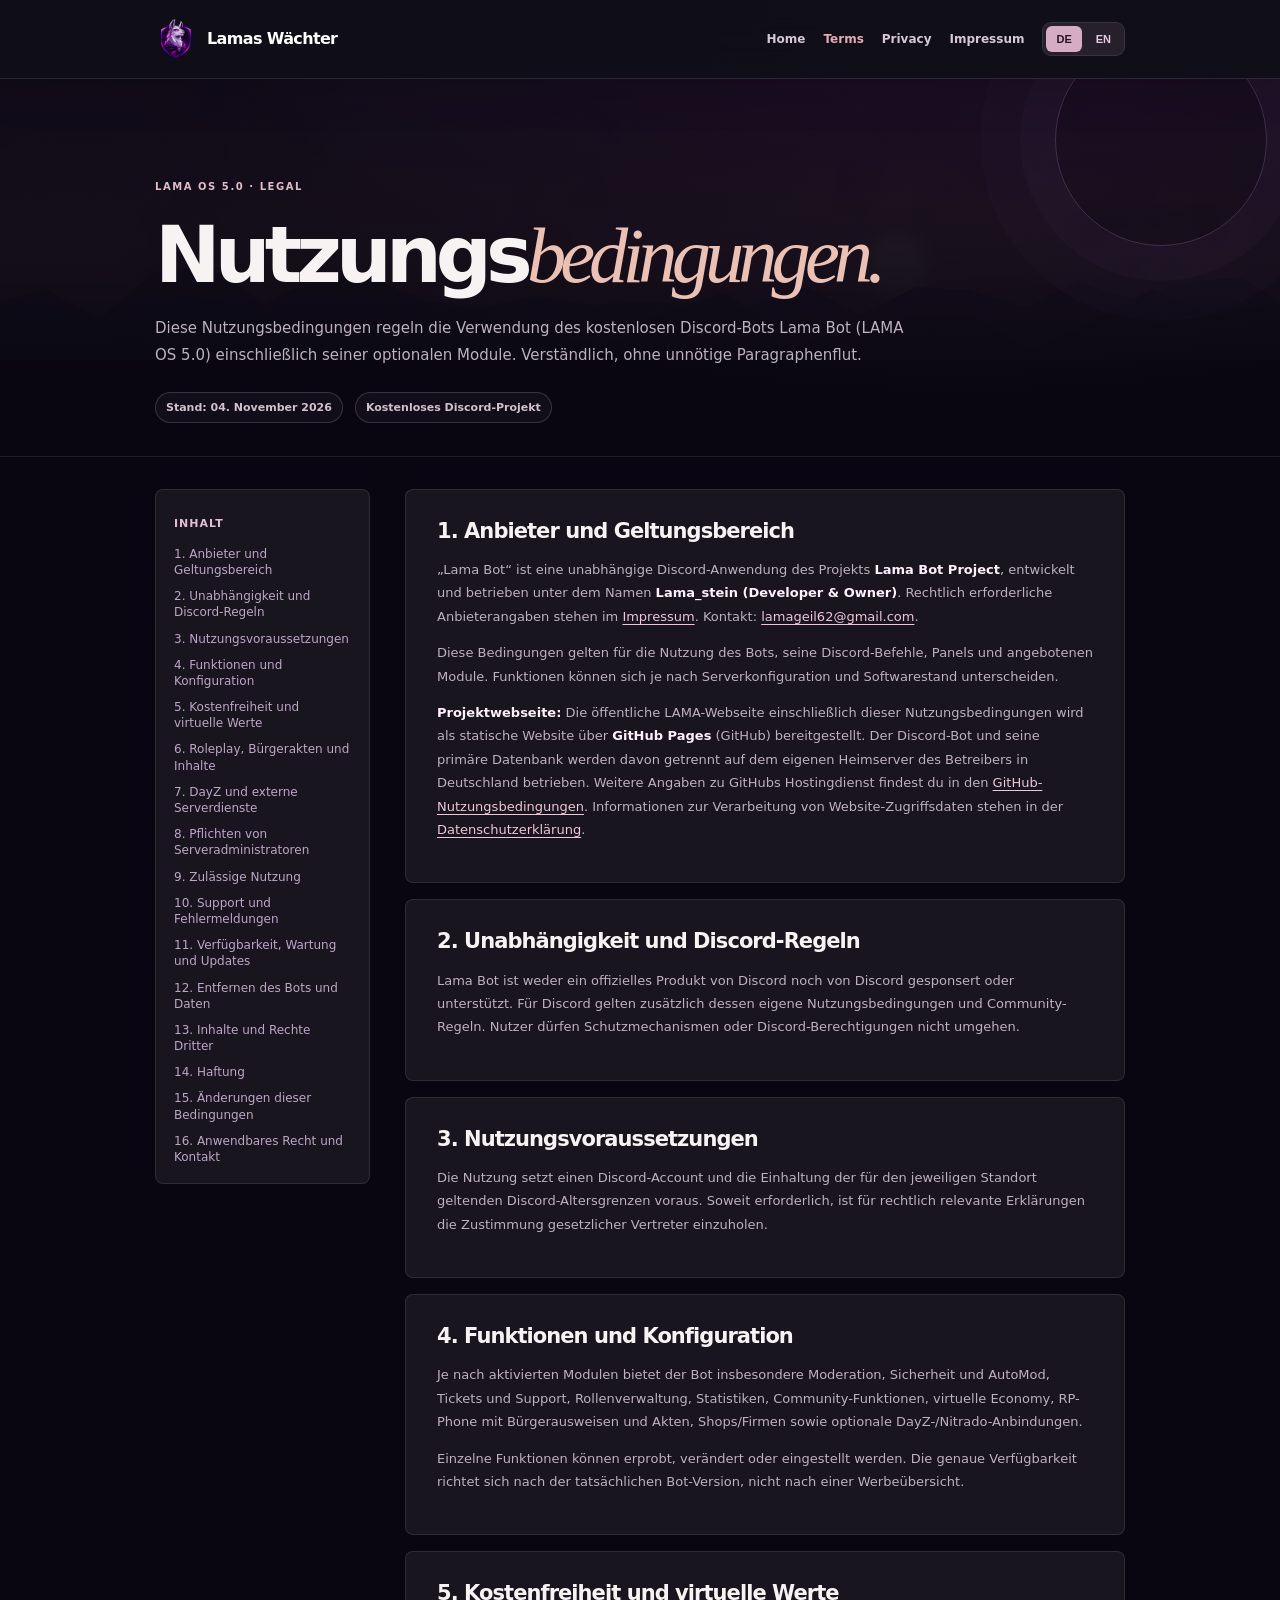
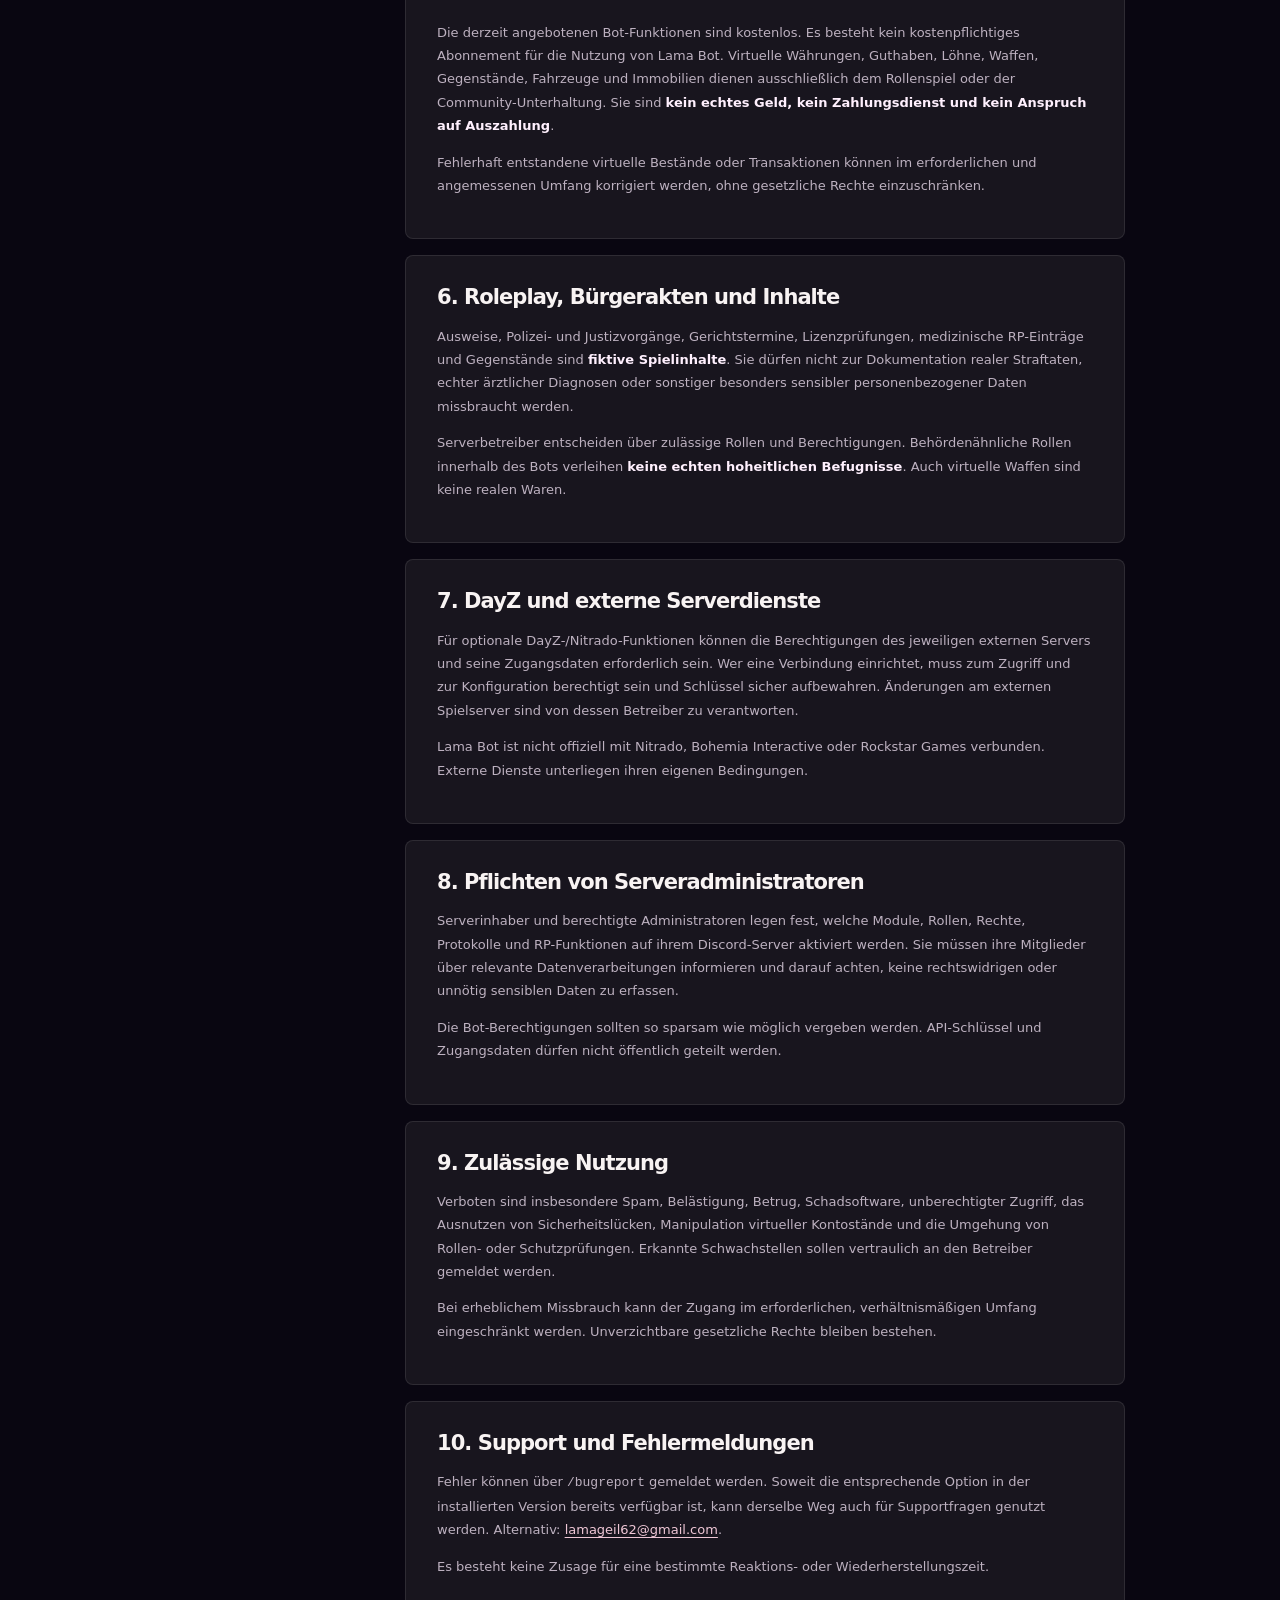
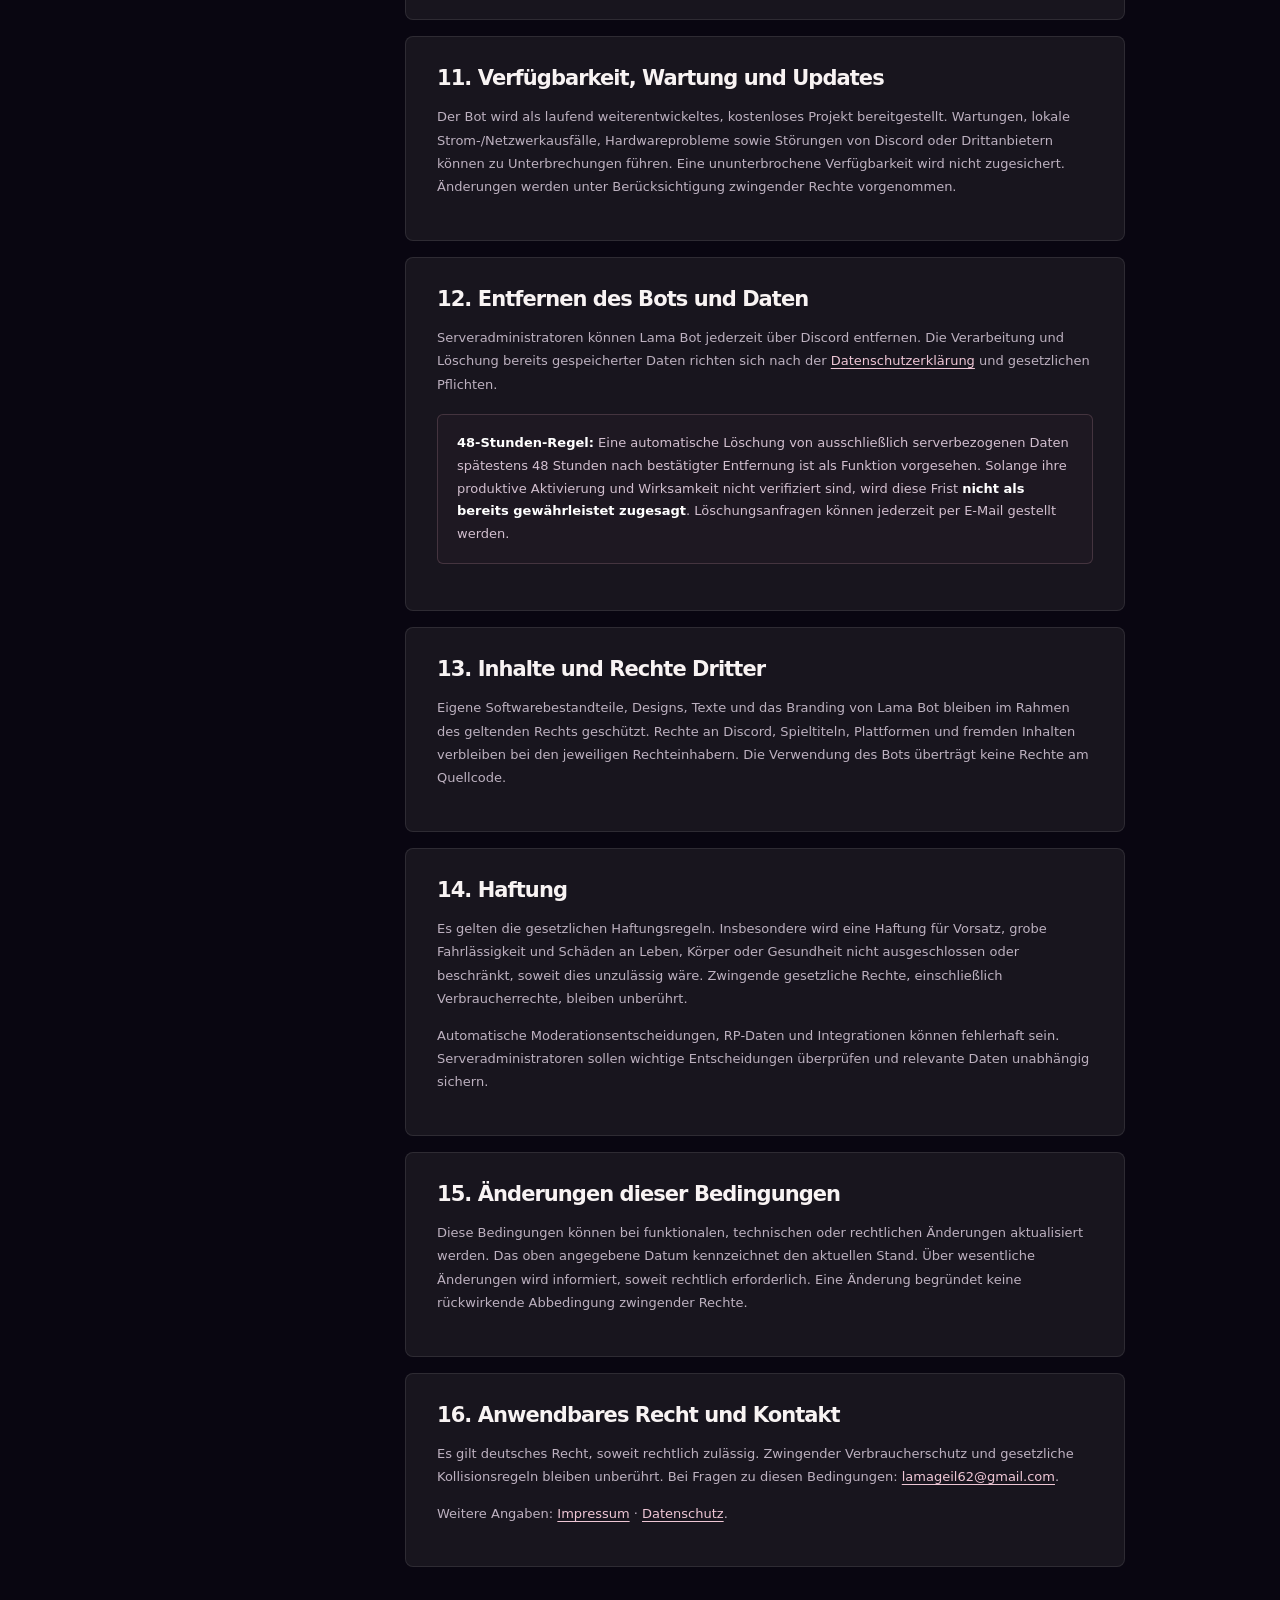
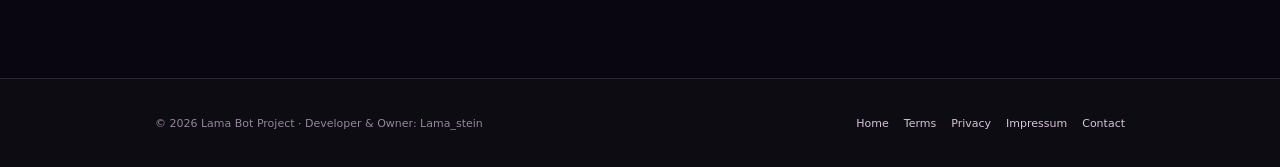
<file: terms.html>
<!doctype html><html lang="de"><head><meta charset="utf-8"><meta name="viewport" content="width=device-width,initial-scale=1"><meta name="theme-color" content="#101018"><meta name="description" content="Lama Bot LAMA OS 5.0: Terms of Service in German and English."><title>Terms of Service | Lama Bot</title><style>
:root{--bg:#09030f;--bg2:#100719;--ink:#fff7ff;--muted:#cbb5ce;--pink:#ff76e7;--purple:#a975ff;--line:#ffffff24;--max:940px}
*{box-sizing:border-box}html{scroll-behavior:smooth}body{margin:0;background:radial-gradient(ellipse 65% 38% at 88% 1%,#6b207032,transparent),var(--bg);color:var(--ink);font-family:Inter,ui-sans-serif,system-ui,-apple-system,'Segoe UI',sans-serif;line-height:1.75}a{color:#f5b3ee;text-underline-offset:3px}a:hover{color:#fff}a:focus-visible,button:focus-visible{outline:2px solid #ffb8f3;outline-offset:4px}.wrap{width:min(var(--max),calc(100% - 36px));margin:auto}.navbox{position:sticky;top:0;z-index:30;background:#09030fe5;backdrop-filter:blur(16px);border-bottom:1px solid var(--line)}.nav{min-height:78px;display:flex;align-items:center;justify-content:space-between;gap:16px}.brand{font-size:21px;font-weight:900;letter-spacing:-1px;display:flex;align-items:center;gap:9px;text-decoration:none;color:white}.brand b{display:grid;place-items:center;width:31px;height:31px;border-radius:10px 10px 10px 3px;color:#25052e;background:linear-gradient(135deg,#ffc9f2,#9f6cff)}.brand i{font-style:normal;color:var(--pink)}.navlinks{display:flex;align-items:center;gap:18px;flex-wrap:wrap}.navlinks a{font-size:12px;font-weight:800;color:#e7d9e9;text-decoration:none}.navlinks a[aria-current=page]{color:#ffa4ec}.langswitch{display:flex;gap:4px;border:1px solid var(--line);background:#24102e;border-radius:9px;padding:3px}.langswitch button{background:transparent;color:#e0cbe2;border:0;cursor:pointer;font-size:11px;font-weight:800;border-radius:6px;padding:7px 10px}.langswitch button[aria-pressed=true]{color:#2a072c;background:linear-gradient(110deg,#ffc0f1,#bf80ff)}.hero{padding:74px 0 33px;border-bottom:1px solid var(--line)}.eyebrow{font-size:10px;font-weight:900;letter-spacing:2px;color:#f5adeb;text-transform:uppercase}.hero h1{font-size:clamp(2.5rem,7vw,4.9rem);line-height:1.04;letter-spacing:-.065em;margin:15px 0 18px}.hero h1 em{font-family:Georgia,serif;color:#ffc1f0}.lead{max-width:750px;color:#dbcade;font-size:15px;line-height:1.8}.meta{display:flex;gap:12px;flex-wrap:wrap;margin-top:23px}.chip{font-size:11px;font-weight:700;border:1px solid #ffffff2d;border-radius:100px;padding:5px 10px;color:#e8d3ec;background:#ffffff09}.content{padding:32px 0 95px;display:grid;grid-template-columns:215px minmax(0,1fr);gap:35px}.toc{position:sticky;top:106px;align-self:start;background:#1e0b28a8;border:1px solid var(--line);border-radius:14px;padding:18px;max-height:calc(100vh - 125px);overflow:auto}.toc strong{font-size:11px;letter-spacing:1px;color:#eecbec}.toc a{display:block;font-size:12px;color:#bca6c7;margin-top:10px;text-decoration:none;line-height:1.35}.toc a:hover{color:#fff}.sections{min-width:0}.section{background:linear-gradient(135deg,#20102c9c,#100719cd);border:1px solid var(--line);border-radius:15px;padding:26px 29px;margin-bottom:16px;overflow-wrap:anywhere}.section h2{font-size:21px;letter-spacing:-.04em;line-height:1.25;margin:0 0 14px}.section h3{font-size:15px;margin:20px 0 5px}.section p,.section li{font-size:13px;color:#d0bed4;line-height:1.8}.section ul{margin:10px 0 0;padding-left:19px}.section li{margin:5px 0}.section li::marker{color:#fb94ec}.section strong{color:#fff0fe}.section a{color:#f7adef}.notice{padding:17px 19px;border-radius:11px;border:1px solid #eaa5ff4d;background:#622c7524;color:#ead5ef;margin:18px 0;font-size:13px}.notice.warning{background:#a8772418;border-color:#ffc16e66}.notice strong{color:#fff}.tablewrap{overflow-x:auto}.legal-table{width:100%;border-collapse:collapse;font-size:12px}.legal-table th,.legal-table td{padding:11px;text-align:left;vertical-align:top;border-bottom:1px solid var(--line)}.legal-table th{color:#ffe0fa}.legal-table td{color:#dac6dc}.footer{padding:35px 0;background:#050209;border-top:1px solid var(--line)}.footerinner{display:flex;align-items:center;justify-content:space-between;gap:20px;flex-wrap:wrap}.footer p{font-size:11px;color:#97849d;margin:0}.footlinks{display:flex;gap:15px;flex-wrap:wrap}.footlinks a{font-size:11px;color:#d9c3dc;text-decoration:none}[hidden]{display:none!important}@media(max-width:850px){.content{grid-template-columns:1fr;gap:18px}.toc{position:static;max-height:none}.toc .toclinks{display:grid;grid-template-columns:1fr 1fr;column-gap:12px}.hero{padding-top:50px}}@media(max-width:600px){.nav{align-items:flex-start;padding:13px 0;flex-direction:column}.navlinks{gap:11px}.hero{padding-top:38px}.section{padding:21px 18px}.toc .toclinks{grid-template-columns:1fr}.hero h1{font-size:2.7rem}}@media(prefers-reduced-motion:reduce){html{scroll-behavior:auto}}
</style><link rel="stylesheet" href="assets/legal-deluxe.css">
<link rel="icon" href="assets/favicon.png" type="image/png"><link rel="stylesheet" href="assets/legal-afterglow.css"></head><body>
    <header class="navbox"><nav class="nav wrap" aria-label="Main navigation"><a class="brand" href="index.html"><img src="assets/lama-emblem.webp" alt="" width="42" height="42"><span>Lamas Wächter</span></a><div class="navlinks"><a href="index.html">Home</a><a data-legal-link href="terms.html" aria-current="page">Terms</a><a data-legal-link href="privacy.html" >Privacy</a><a data-legal-link href="imprint.html" >Impressum</a><div class="langswitch" role="group" aria-label="Language"><button type="button" data-set-language="de" aria-pressed="true">DE</button><button type="button" data-set-language="en" aria-pressed="false">EN</button></div></div></nav></header>
    <main><div data-document-lang="de" >
        <section class="hero"><div class="wrap"><span class="eyebrow">LAMA OS 5.0 · LEGAL</span><h1>Nutzungs<em>bedingungen.</em></h1><p class="lead">Diese Nutzungsbedingungen regeln die Verwendung des kostenlosen Discord-Bots Lama Bot (LAMA OS 5.0) einschließlich seiner optionalen Module. Verständlich, ohne unnötige Paragraphenflut.</p><div class="meta"><span class="chip">Stand: 04. November 2026</span><span class="chip">Kostenloses Discord-Projekt</span></div></div></section>
        <div class="content wrap"><aside class="toc" aria-label="INHALT"><strong>INHALT</strong><div class="toclinks"><a href="#de-about">1. Anbieter und Geltungsbereich</a><a href="#de-discord">2. Unabhängigkeit und Discord-Regeln</a><a href="#de-eligibility">3. Nutzungsvoraussetzungen</a><a href="#de-features">4. Funktionen und Konfiguration</a><a href="#de-free">5. Kostenfreiheit und virtuelle Werte</a><a href="#de-rp">6. Roleplay, Bürgerakten und Inhalte</a><a href="#de-dayz">7. DayZ und externe Serverdienste</a><a href="#de-admins">8. Pflichten von Serveradministratoren</a><a href="#de-use">9. Zulässige Nutzung</a><a href="#de-support">10. Support und Fehlermeldungen</a><a href="#de-availability">11. Verfügbarkeit, Wartung und Updates</a><a href="#de-removal">12. Entfernen des Bots und Daten</a><a href="#de-ownership">13. Inhalte und Rechte Dritter</a><a href="#de-liability">14. Haftung</a><a href="#de-changes">15. Änderungen dieser Bedingungen</a><a href="#de-law">16. Anwendbares Recht und Kontakt</a></div></aside><article class="sections"><section class="section" id="de-about"><h2>1. Anbieter und Geltungsbereich</h2><p>„Lama Bot“ ist eine unabhängige Discord-Anwendung des Projekts <strong>Lama Bot Project</strong>, entwickelt und betrieben unter dem Namen <strong>Lama_stein (Developer &amp; Owner)</strong>. Rechtlich erforderliche Anbieterangaben stehen im <a href="imprint.html" data-legal-link>Impressum</a>. Kontakt: <a href="mailto:lamageil62@gmail.com">lamageil62@gmail.com</a>.</p><p>Diese Bedingungen gelten für die Nutzung des Bots, seine Discord-Befehle, Panels und angebotenen Module. Funktionen können sich je nach Serverkonfiguration und Softwarestand unterscheiden.</p><p><strong>Projektwebseite:</strong> Die öffentliche LAMA-Webseite einschließlich dieser Nutzungsbedingungen wird als statische Website über <strong>GitHub Pages</strong> (GitHub) bereitgestellt. Der Discord-Bot und seine primäre Datenbank werden davon getrennt auf dem eigenen Heimserver des Betreibers in Deutschland betrieben. Weitere Angaben zu GitHubs Hostingdienst findest du in den <a href="https://docs.github.com/en/site-policy/github-terms/github-terms-of-service" target="_blank" rel="noopener noreferrer">GitHub-Nutzungsbedingungen</a>. Informationen zur Verarbeitung von Website-Zugriffsdaten stehen in der <a href="privacy.html?lang=de">Datenschutzerklärung</a>.</p></section><section class="section" id="de-discord"><h2>2. Unabhängigkeit und Discord-Regeln</h2><p>Lama Bot ist weder ein offizielles Produkt von Discord noch von Discord gesponsert oder unterstützt. Für Discord gelten zusätzlich dessen eigene Nutzungsbedingungen und Community-Regeln. Nutzer dürfen Schutzmechanismen oder Discord-Berechtigungen nicht umgehen.</p></section><section class="section" id="de-eligibility"><h2>3. Nutzungsvoraussetzungen</h2><p>Die Nutzung setzt einen Discord-Account und die Einhaltung der für den jeweiligen Standort geltenden Discord-Altersgrenzen voraus. Soweit erforderlich, ist für rechtlich relevante Erklärungen die Zustimmung gesetzlicher Vertreter einzuholen.</p></section><section class="section" id="de-features"><h2>4. Funktionen und Konfiguration</h2><p>Je nach aktivierten Modulen bietet der Bot insbesondere Moderation, Sicherheit und AutoMod, Tickets und Support, Rollenverwaltung, Statistiken, Community-Funktionen, virtuelle Economy, RP-Phone mit Bürgerausweisen und Akten, Shops/Firmen sowie optionale DayZ-/Nitrado-Anbindungen.</p><p>Einzelne Funktionen können erprobt, verändert oder eingestellt werden. Die genaue Verfügbarkeit richtet sich nach der tatsächlichen Bot-Version, nicht nach einer Werbeübersicht.</p></section><section class="section" id="de-free"><h2>5. Kostenfreiheit und virtuelle Werte</h2><p>Die derzeit angebotenen Bot-Funktionen sind kostenlos. Es besteht kein kostenpflichtiges Abonnement für die Nutzung von Lama Bot. Virtuelle Währungen, Guthaben, Löhne, Waffen, Gegenstände, Fahrzeuge und Immobilien dienen ausschließlich dem Rollenspiel oder der Community-Unterhaltung. Sie sind <strong>kein echtes Geld, kein Zahlungsdienst und kein Anspruch auf Auszahlung</strong>.</p><p>Fehlerhaft entstandene virtuelle Bestände oder Transaktionen können im erforderlichen und angemessenen Umfang korrigiert werden, ohne gesetzliche Rechte einzuschränken.</p></section><section class="section" id="de-rp"><h2>6. Roleplay, Bürgerakten und Inhalte</h2><p>Ausweise, Polizei- und Justizvorgänge, Gerichtstermine, Lizenzprüfungen, medizinische RP-Einträge und Gegenstände sind <strong>fiktive Spielinhalte</strong>. Sie dürfen nicht zur Dokumentation realer Straftaten, echter ärztlicher Diagnosen oder sonstiger besonders sensibler personenbezogener Daten missbraucht werden.</p><p>Serverbetreiber entscheiden über zulässige Rollen und Berechtigungen. Behördenähnliche Rollen innerhalb des Bots verleihen <strong>keine echten hoheitlichen Befugnisse</strong>. Auch virtuelle Waffen sind keine realen Waren.</p></section><section class="section" id="de-dayz"><h2>7. DayZ und externe Serverdienste</h2><p>Für optionale DayZ-/Nitrado-Funktionen können die Berechtigungen des jeweiligen externen Servers und seine Zugangsdaten erforderlich sein. Wer eine Verbindung einrichtet, muss zum Zugriff und zur Konfiguration berechtigt sein und Schlüssel sicher aufbewahren. Änderungen am externen Spielserver sind von dessen Betreiber zu verantworten.</p><p>Lama Bot ist nicht offiziell mit Nitrado, Bohemia Interactive oder Rockstar Games verbunden. Externe Dienste unterliegen ihren eigenen Bedingungen.</p></section><section class="section" id="de-admins"><h2>8. Pflichten von Serveradministratoren</h2><p>Serverinhaber und berechtigte Administratoren legen fest, welche Module, Rollen, Rechte, Protokolle und RP-Funktionen auf ihrem Discord-Server aktiviert werden. Sie müssen ihre Mitglieder über relevante Datenverarbeitungen informieren und darauf achten, keine rechtswidrigen oder unnötig sensiblen Daten zu erfassen.</p><p>Die Bot-Berechtigungen sollten so sparsam wie möglich vergeben werden. API-Schlüssel und Zugangsdaten dürfen nicht öffentlich geteilt werden.</p></section><section class="section" id="de-use"><h2>9. Zulässige Nutzung</h2><p>Verboten sind insbesondere Spam, Belästigung, Betrug, Schadsoftware, unberechtigter Zugriff, das Ausnutzen von Sicherheitslücken, Manipulation virtueller Kontostände und die Umgehung von Rollen- oder Schutzprüfungen. Erkannte Schwachstellen sollen vertraulich an den Betreiber gemeldet werden.</p><p>Bei erheblichem Missbrauch kann der Zugang im erforderlichen, verhältnismäßigen Umfang eingeschränkt werden. Unverzichtbare gesetzliche Rechte bleiben bestehen.</p></section><section class="section" id="de-support"><h2>10. Support und Fehlermeldungen</h2><p>Fehler können über <code>/bugreport</code> gemeldet werden. Soweit die entsprechende Option in der installierten Version bereits verfügbar ist, kann derselbe Weg auch für Supportfragen genutzt werden. Alternativ: <a href="mailto:lamageil62@gmail.com">lamageil62@gmail.com</a>.</p><p>Es besteht keine Zusage für eine bestimmte Reaktions- oder Wiederherstellungszeit.</p></section><section class="section" id="de-availability"><h2>11. Verfügbarkeit, Wartung und Updates</h2><p>Der Bot wird als laufend weiterentwickeltes, kostenloses Projekt bereitgestellt. Wartungen, lokale Strom-/Netzwerkausfälle, Hardwareprobleme sowie Störungen von Discord oder Drittanbietern können zu Unterbrechungen führen. Eine ununterbrochene Verfügbarkeit wird nicht zugesichert. Änderungen werden unter Berücksichtigung zwingender Rechte vorgenommen.</p></section><section class="section" id="de-removal"><h2>12. Entfernen des Bots und Daten</h2><p>Serveradministratoren können Lama Bot jederzeit über Discord entfernen. Die Verarbeitung und Löschung bereits gespeicherter Daten richten sich nach der <a href="privacy.html" data-legal-link>Datenschutzerklärung</a> und gesetzlichen Pflichten.</p><div class="notice"><strong>48-Stunden-Regel:</strong> Eine automatische Löschung von ausschließlich serverbezogenen Daten spätestens 48 Stunden nach bestätigter Entfernung ist als Funktion vorgesehen. Solange ihre produktive Aktivierung und Wirksamkeit nicht verifiziert sind, wird diese Frist <strong>nicht als bereits gewährleistet zugesagt</strong>. Löschungsanfragen können jederzeit per E-Mail gestellt werden.</div></section><section class="section" id="de-ownership"><h2>13. Inhalte und Rechte Dritter</h2><p>Eigene Softwarebestandteile, Designs, Texte und das Branding von Lama Bot bleiben im Rahmen des geltenden Rechts geschützt. Rechte an Discord, Spieltiteln, Plattformen und fremden Inhalten verbleiben bei den jeweiligen Rechteinhabern. Die Verwendung des Bots überträgt keine Rechte am Quellcode.</p></section><section class="section" id="de-liability"><h2>14. Haftung</h2><p>Es gelten die gesetzlichen Haftungsregeln. Insbesondere wird eine Haftung für Vorsatz, grobe Fahrlässigkeit und Schäden an Leben, Körper oder Gesundheit nicht ausgeschlossen oder beschränkt, soweit dies unzulässig wäre. Zwingende gesetzliche Rechte, einschließlich Verbraucherrechte, bleiben unberührt.</p><p>Automatische Moderationsentscheidungen, RP-Daten und Integrationen können fehlerhaft sein. Serveradministratoren sollen wichtige Entscheidungen überprüfen und relevante Daten unabhängig sichern.</p></section><section class="section" id="de-changes"><h2>15. Änderungen dieser Bedingungen</h2><p>Diese Bedingungen können bei funktionalen, technischen oder rechtlichen Änderungen aktualisiert werden. Das oben angegebene Datum kennzeichnet den aktuellen Stand. Über wesentliche Änderungen wird informiert, soweit rechtlich erforderlich. Eine Änderung begründet keine rückwirkende Abbedingung zwingender Rechte.</p></section><section class="section" id="de-law"><h2>16. Anwendbares Recht und Kontakt</h2><p>Es gilt deutsches Recht, soweit rechtlich zulässig. Zwingender Verbraucherschutz und gesetzliche Kollisionsregeln bleiben unberührt. Bei Fragen zu diesen Bedingungen: <a href="mailto:lamageil62@gmail.com">lamageil62@gmail.com</a>.</p><p>Weitere Angaben: <a href="imprint.html" data-legal-link>Impressum</a> · <a href="privacy.html" data-legal-link>Datenschutz</a>.</p></section></article></div>
        </div><div data-document-lang="en" hidden>
        <section class="hero"><div class="wrap"><span class="eyebrow">LAMA OS 5.0 · LEGAL</span><h1>Terms of <em>Service.</em></h1><p class="lead">These terms govern use of the free Lama Bot (LAMA OS 5.0) Discord application and its optional modules. Clear rules without unnecessary complexity.</p><div class="meta"><span class="chip">Updated: November 4, 2026</span><span class="chip">Free Discord project</span></div></div></section>
        <div class="content wrap"><aside class="toc" aria-label="CONTENTS"><strong>CONTENTS</strong><div class="toclinks"><a href="#en-about">1. Operator and scope</a><a href="#en-discord">2. Discord and third parties</a><a href="#en-eligibility">3. Eligibility</a><a href="#en-features">4. Modules and functionality</a><a href="#en-free">5. Free service and virtual items</a><a href="#en-rp">6. Roleplay content and records</a><a href="#en-dayz">7. DayZ and external game services</a><a href="#en-admins">8. Server administrator responsibilities</a><a href="#en-use">9. Acceptable use</a><a href="#en-support">10. Support and reports</a><a href="#en-availability">11. Availability and changes</a><a href="#en-removal">12. Removal and data deletion</a><a href="#en-ownership">13. Intellectual property</a><a href="#en-liability">14. Liability</a><a href="#en-changes">15. Changes to these Terms</a><a href="#en-law">16. Law and contact</a></div></aside><article class="sections"><section class="section" id="en-about"><h2>1. Operator and scope</h2><p>“Lama Bot” is an independent Discord application of the <strong>Lama Bot Project</strong>, developed and operated as <strong>Lama_stein (Developer &amp; Owner)</strong>. Required legal operator details appear in the <a href="imprint.html" data-legal-link>Legal Notice</a>. Contact: <a href="mailto:lamageil62@gmail.com">lamageil62@gmail.com</a>.</p><p>These Terms apply to the bot, its Discord commands, panels and available modules. Actual features depend on server configuration and software version.</p><p><strong>Project website:</strong> The public LAMA website, including these Terms, is provided as a static website using <strong>GitHub Pages</strong> (GitHub). The Discord bot and its primary database are hosted separately on the operator’s own home server in Germany. See the <a href="https://docs.github.com/en/site-policy/github-terms/github-terms-of-service" target="_blank" rel="noopener noreferrer">GitHub Terms of Service</a> for GitHub’s own service terms and the <a href="privacy.html?lang=en">Privacy Policy</a> for information about website access data.</p></section><section class="section" id="en-discord"><h2>2. Discord and third parties</h2><p>Lama Bot is not affiliated with, endorsed by, sponsored by or operated by Discord. Discord's own terms, rules and policies also apply. Users must not bypass Discord security or permissions.</p></section><section class="section" id="en-eligibility"><h2>3. Eligibility</h2><p>Use requires a Discord account and compliance with Discord's applicable minimum age in the user's jurisdiction. Consent of a parent or guardian may be needed for legally significant declarations where required by law.</p></section><section class="section" id="en-features"><h2>4. Modules and functionality</h2><p>Depending on configuration, modules may include moderation, security and AutoMod, tickets and support, roles, statistics, community tools, virtual economy, roleplay phone with citizen records, shops and businesses, and optional DayZ/Nitrado integrations.</p><p>Features may be tested, changed or discontinued. Actual availability follows the installed bot version, not marketing content.</p></section><section class="section" id="en-free"><h2>5. Free service and virtual items</h2><p>Current Lama Bot functionality is offered free of charge, without a required premium subscription. Virtual currencies, wages, account balances, weapons, items, vehicles and properties exist only for roleplay or community entertainment. They are <strong>not real money, payment services or redeemable funds</strong>.</p><p>Virtual balances or transactions affected by bugs, abuse or corruption may be corrected where reasonably necessary, without limiting mandatory legal rights.</p></section><section class="section" id="en-rp"><h2>6. Roleplay content and records</h2><p>IDs, police/justice cases, court dates, licence checks, medical RP notes and items are <strong>fictional roleplay content</strong>. Do not submit real criminal allegations, actual diagnoses or other highly sensitive personal information.</p><p>Server operators configure roles and permissions. In-bot agency roles confer <strong>no real-world official authority</strong>. Virtual weapons are not physical goods.</p></section><section class="section" id="en-dayz"><h2>7. DayZ and external game services</h2><p>Optional DayZ/Nitrado features may require access rights and credentials for an external server. The person configuring an integration must be authorized and keep credentials secure. The external game-server operator remains responsible for their server and changes to it.</p><p>Lama Bot is not officially affiliated with Nitrado, Bohemia Interactive or Rockstar Games. Third-party services have their own terms.</p></section><section class="section" id="en-admins"><h2>8. Server administrator responsibilities</h2><p>Server owners and permitted staff determine modules, roles, permissions, logging and roleplay functions. They must inform community members when legally required and avoid collecting unlawful, excessive or sensitive information.</p><p>Use least-privilege bot permissions and never disclose API keys or credentials publicly.</p></section><section class="section" id="en-use"><h2>9. Acceptable use</h2><p>Spam, harassment, fraud, malware, unauthorized access, security exploitation, tampering with virtual balances and bypassing access controls are prohibited. Report vulnerabilities privately to the operator.</p><p>Serious abuse may result in proportionate access restrictions. Mandatory legal rights remain unaffected.</p></section><section class="section" id="en-support"><h2>10. Support and reports</h2><p>Bugs can be reported through <code>/bugreport</code>. If the installed version supports it, this command may also accept help requests. Alternatively, contact <a href="mailto:lamageil62@gmail.com">lamageil62@gmail.com</a>.</p><p>No fixed support response or restoration time is promised.</p></section><section class="section" id="en-availability"><h2>11. Availability and changes</h2><p>This is a free, actively developed project. Maintenance, local power/network failures, hardware issues, Discord outages and third-party incidents may interrupt availability. Continuous uptime is not guaranteed. Changes are subject to mandatory legal rights.</p></section><section class="section" id="en-removal"><h2>12. Removal and data deletion</h2><p>Server administrators may remove the bot through Discord at any time. Retention and deletion of stored data are governed by the <a href="privacy.html" data-legal-link>Privacy Policy</a> and applicable laws.</p><div class="notice"><strong>48-hour goal:</strong> Automatic deletion of data belonging exclusively to a removed server within 48 hours of confirmed removal is planned. Until its production operation has been verified, <strong>this is not a guaranteed active deletion deadline</strong>. Deletion can be requested by email at any time.</div></section><section class="section" id="en-ownership"><h2>13. Intellectual property</h2><p>Original Lama Bot software, branding, designs and texts are protected under applicable law. Third-party names, games, platforms and content belong to their respective owners. Using the bot does not grant ownership of its source code.</p></section><section class="section" id="en-liability"><h2>14. Liability</h2><p>Statutory liability rules apply. Liability for intent, gross negligence or injury to life, body or health is not excluded or limited where unlawful. Mandatory consumer protections remain unaffected.</p><p>Automated moderation, roleplay records and integrations may contain errors. Administrators should review important decisions and maintain independent copies of critical information.</p></section><section class="section" id="en-changes"><h2>15. Changes to these Terms</h2><p>These Terms may be updated in response to functional, technical or legal changes. The date above records the current revision. Material changes will be communicated where legally required. Mandatory rights cannot be waived retroactively.</p></section><section class="section" id="en-law"><h2>16. Law and contact</h2><p>German law applies insofar as legally permitted. Mandatory consumer protections and conflict-of-law rules remain unaffected. Questions: <a href="mailto:lamageil62@gmail.com">lamageil62@gmail.com</a>.</p><p>See also: <a href="imprint.html" data-legal-link>Legal Notice</a> · <a href="privacy.html" data-legal-link>Privacy Policy</a>.</p></section></article></div>
        </div></main><footer class="footer"><div class="footerinner wrap"><p>© 2026 Lama Bot Project · Developer & Owner: Lama_stein</p><div class="footlinks"><a href="index.html">Home</a><a data-legal-link href="terms.html">Terms</a><a data-legal-link href="privacy.html">Privacy</a><a data-legal-link href="imprint.html">Impressum</a><a href="mailto:lamageil62@gmail.com">Contact</a></div></div></footer><script>
(function(){
 const p=new URLSearchParams(window.location.search);
 const chosen=p.get('lang')==='en'?'en':'de';
 document.querySelectorAll('[data-document-lang]').forEach(el=>{el.hidden=el.dataset.documentLang!==chosen});
 document.querySelectorAll('[data-set-language]').forEach(b=>{
  b.setAttribute('aria-pressed',String(b.dataset.setLanguage===chosen));
  b.addEventListener('click',()=>{const u=new URL(window.location.href);u.searchParams.set('lang',b.dataset.setLanguage);window.location.href=u.toString()})
 });
 document.querySelectorAll('[data-legal-link]').forEach(a=>{const u=new URL(a.getAttribute('href'),window.location.href);u.searchParams.set('lang',chosen);a.href=u.pathname.split('/').pop()+u.search});
 document.documentElement.lang=chosen;
})();
</script></body></html>
</file>
<file: assets/style.css>
:root{color-scheme:dark;--bg:#101018;--bg2:#15131b;--ink:#f8f3f3;--muted:#aaa2b1;--sub:#807888;--line:rgba(246,222,247,.12);--rose:#e5acb8;--peach:#efbd9e;--lav:#c4a0e1;--violet:#8054aa;--max:1192px;--ease:cubic-bezier(.23,1,.32,1)}
*,*::before,*::after{box-sizing:border-box}html{scroll-behavior:smooth;scroll-padding-top:90px}body{margin:0;color:var(--ink);font-family:Inter,ui-sans-serif,system-ui,-apple-system,"Segoe UI",Arial,sans-serif;background:var(--bg);-webkit-font-smoothing:antialiased;overflow-x:hidden}a{color:inherit;text-decoration:none}button{font:inherit}button,a{-webkit-tap-highlight-color:transparent}a:focus-visible,button:focus-visible,summary:focus-visible{outline:2px solid #e3bbf5;outline-offset:4px}::selection{background:#9265a7;color:white}.wrap{width:min(var(--max),calc(100% - 80px));margin-inline:auto}.skip-link{position:fixed;top:-100px;left:12px;padding:12px 16px;color:#111;background:#fff;z-index:999}.skip-link:focus{top:12px}.site-header{height:87px;position:absolute;top:0;left:0;right:0;z-index:50;border-bottom:1px solid rgba(255,255,255,.16);background:linear-gradient(180deg,rgba(15,13,22,.75),rgba(15,13,22,.12));transition:background .3s,border-color .3s}.site-header.is-stuck{position:fixed;background:rgba(13,12,20,.92);border-bottom-color:var(--line);backdrop-filter:blur(18px);-webkit-backdrop-filter:blur(18px)}.nav-shell{height:100%;display:flex;align-items:center;gap:32px}.brand{display:flex;align-items:center;gap:11px;white-space:nowrap;min-width:0}.brand img{width:51px;height:51px;object-fit:contain;filter:drop-shadow(0 0 9px rgba(206,127,233,.2))}.brand-copy{display:grid;gap:1px}.brand strong{font-size:17px;font-weight:790;letter-spacing:-.055em}.brand small{font:10px/1.2 ui-monospace,SFMono-Regular,monospace;letter-spacing:1.2px;color:#d5bedb}.nav-links{display:flex;align-items:center;gap:30px;margin-left:auto}.nav-links a{color:rgba(248,243,243,.82);font-size:12px;font-weight:630;white-space:nowrap;transition:color .2s}.nav-links a:hover{color:white}.nav-actions{display:flex;align-items:center;gap:18px}.language-switch{display:flex;gap:7px;align-items:center;padding:5px 0;font-size:11px;color:#92879b}.language-switch button{color:#a9a0b2;cursor:pointer;border:0;background:transparent;padding:5px 2px;font-weight:800;font-size:10px}.language-switch button.active{color:white}.btn{border:1px solid transparent;display:inline-flex;align-items:center;justify-content:center;gap:27px;font-weight:730;letter-spacing:-.02em;cursor:pointer;border-radius:7px;white-space:nowrap;transition:transform .25s var(--ease),background .25s,box-shadow .25s,border .25s}.btn:hover{transform:translateY(-3px)}.btn span:last-child{font-size:19px;font-weight:400}.btn-accent{background:linear-gradient(120deg,#efc4bc 0%,#dab1d7 52%,#a483ce 100%);color:#20131e;box-shadow:0 12px 34px rgba(184,112,171,.18)}.btn-accent:hover{box-shadow:0 14px 38px rgba(202,127,196,.33)}.btn-outline{background:rgba(21,15,28,.33);border:1px solid rgba(255,248,252,.46);color:white;backdrop-filter:blur(9px)}.btn-outline:hover{background:rgba(255,255,255,.1)}.btn-small{padding:12px 19px;font-size:12px;gap:14px}.btn-large{padding:15px 20px;min-height:52px;font-size:13px}.menu-toggle{display:none;border:0;background:transparent;cursor:pointer;width:39px;height:38px;flex-direction:column;align-items:center;justify-content:center;gap:6px}.menu-toggle span{display:block;width:21px;height:2px;background:white;transition:transform .25s}.menu-toggle[aria-expanded=true] span:first-child{transform:translateY(4px) rotate(45deg)}.menu-toggle[aria-expanded=true] span:last-child{transform:translateY(-4px) rotate(-45deg)}
/* cinematic entry, no animation-heavy background video */
.hero{min-height:795px;min-height:min(920px,max(760px,100svh));position:relative;isolation:isolate;display:flex;flex-direction:column;overflow:hidden;background:#231d35}.hero-sky,.hero-film{position:absolute;inset:0;z-index:-2}.hero-sky{background:url('afterglow-sunset.webp') center center/cover no-repeat;transform:scale(1.045);animation:heroSettle 1.8s var(--ease) forwards}.hero-film{z-index:-1;background:linear-gradient(90deg,rgba(15,13,26,.79) 0%,rgba(18,14,31,.55) 40%,rgba(18,14,31,.12) 79%),linear-gradient(0deg,#101018 0%,transparent 21%,rgba(12,11,21,.07) 60%,rgba(12,11,21,.23) 100%)}.hero-layout{padding-top:174px;padding-bottom:110px;display:grid;grid-template-columns:minmax(0,1.12fr) minmax(300px,.88fr);gap:18px;align-items:center;flex:1;position:relative}.hero-copy{position:relative;z-index:1}.eyebrow,.label-caps{font-size:10px;letter-spacing:2px;font-weight:800;color:var(--peach);text-transform:uppercase}.hero-eyebrow{display:flex;align-items:center;gap:13px;margin:0 0 28px}.eyebrow-line{width:35px;height:1px;background:var(--peach);display:inline-block}.hero h1,.section-block h2,.final-cta h2{font-weight:760;line-height:.99;letter-spacing:-.079em;margin:0}.hero h1{font-size:clamp(68px,7.4vw,112px);text-wrap:balance}.hero h1 em,.section-block h2 em,.final-cta h2 em{font-family:Georgia,"Times New Roman",serif;font-weight:400;letter-spacing:-.073em;color:#f5c7b3}.hero-lead{font-size:clamp(15px,1.4vw,17px);line-height:1.74;color:#f0e3e5;max-width:540px;margin:30px 0 29px;text-wrap:pretty;text-shadow:0 2px 18px rgba(0,0,0,.2)}.hero-buttons{display:flex;gap:10px;flex-wrap:wrap}.hero-footnote{display:flex;align-items:center;gap:10px;margin-top:24px;font-size:11px;color:#d3c1cf}.mini-dot{width:6px;height:6px;display:inline-block;background:#eac2b6;border-radius:50%;box-shadow:0 0 0 3px #eac2b622;flex:0 0 6px}.hero-emblem{align-self:center;position:relative;display:grid;place-items:center;min-height:450px;transform:translateX(7%)}.hero-emblem img{width:min(100%,475px);height:auto;position:relative;z-index:2;filter:drop-shadow(0 28px 49px rgba(16,9,32,.6));animation:emblemFloat 7s ease-in-out infinite}.emblem-light{position:absolute;width:min(80%,390px);aspect-ratio:1;border:1px solid rgba(255,228,230,.29);border-radius:50%;background:radial-gradient(circle,rgba(255,217,189,.22),transparent 66%);box-shadow:0 0 0 62px rgba(255,255,255,.017),0 0 0 127px rgba(255,255,255,.009)}.hero-emblem-caption{position:absolute;bottom:6px;right:0;font:10px ui-monospace,monospace;letter-spacing:1.5px;color:rgba(255,255,255,.61)}.hero-baseline{display:flex;justify-content:space-between;align-items:center;gap:20px;border-top:1px solid rgba(255,255,255,.24);position:relative;z-index:3;padding-block:22px;color:rgba(255,255,255,.8);font:10px ui-monospace,monospace;letter-spacing:1.4px}.hero-baseline a{display:flex;align-items:center;gap:18px;font-weight:700}.hero-baseline a span:last-child{font-size:18px}
/* editorial sections */
.section-block{padding:118px 0}.intro{background:#101018}.section-topline{display:flex;align-items:center;gap:21px;margin-bottom:47px;font:10px ui-monospace,monospace;letter-spacing:1.35px;color:#9e91a7}.section-num{color:#d4b0d0;font:10px ui-monospace,monospace;letter-spacing:1.4px;white-space:nowrap}.section-rule{height:1px;background:var(--line);flex:1}.intro-heading{display:flex;align-items:end;justify-content:space-between;gap:85px;margin-bottom:48px}.section-block h2{font-size:clamp(50px,5.2vw,76px)}.section-block h2 em{color:#ddb6c6}.intro-heading>p{max-width:352px;color:var(--muted);font-size:15px;line-height:1.8;margin:0 0 6px}.feature-grid{display:grid;grid-template-columns:repeat(4,minmax(0,1fr));gap:13px}.feature-card{position:relative;isolation:isolate;min-height:425px;padding:23px 23px 26px;border:1px solid #403342;border-radius:9px;display:flex;flex-direction:column;overflow:hidden;background:#19151f;transition:transform .35s var(--ease),border .3s,box-shadow .3s}.feature-card:hover{transform:translateY(-7px);border-color:#b38cad77;box-shadow:0 19px 43px rgba(0,0,0,.18)}.feature-card:before{content:"";position:absolute;inset:0;pointer-events:none;z-index:-1;background:radial-gradient(circle at 50% 25%,rgba(155,112,164,.22),transparent 52%)}.feature-phone:before{background:radial-gradient(circle at 65% 20%,rgba(179,104,158,.29),transparent 59%)}.feature-dayz:before{background:radial-gradient(circle at 65% 20%,rgba(99,113,133,.22),transparent 57%)}.feature-tickets:before{background:radial-gradient(circle at 55% 18%,rgba(199,142,131,.14),transparent 57%)}.feature-top{display:flex;justify-content:space-between;color:#c1aebd;font:9px ui-monospace,monospace;letter-spacing:1.2px}.feature-top .slash{color:#7f7485}.feature-arrow{font-size:20px;line-height:1;opacity:.8}.feature-glyph{flex:1;display:grid;place-items:center;font-size:100px;color:#ddafd8;font-family:Georgia,serif;text-shadow:0 0 48px rgba(217,133,210,.36);max-height:192px}.feature-copy{margin-top:auto}.feature-copy h3{font-size:20px;letter-spacing:-.05em;margin:0 0 10px;font-weight:760}.feature-copy p{font-size:12px;line-height:1.7;color:#b8abbc;margin:0;min-height:63px}.feature-tags{display:flex;gap:6px;flex-wrap:wrap;margin-top:18px}.feature-tags span{font-size:9px;padding:5px 7px;background:#ffffff09;border:1px solid #ffffff1b;border-radius:3px;color:#d0bacf}.feature-mini-phone{align-self:center;width:136px;height:174px;margin:14px 0 11px;padding:17px 12px;background:linear-gradient(155deg,#25162f,#120f1a);border:5px solid #342238;border-bottom-width:8px;border-radius:22px 22px 17px 17px;box-shadow:0 13px 27px #05010a88,0 0 0 1px #97729369;transform:rotate(-8deg)}.mini-phone-top{display:flex;justify-content:space-between;font-size:7px;color:#f2ddea}.feature-mini-phone strong{display:block;margin:15px 0 12px;text-align:center;font-size:12px;letter-spacing:-.06em}.feature-mini-phone strong span{color:#d7abd6}.mini-phone-grid{display:grid;grid-template-columns:repeat(3,1fr);gap:6px}.mini-phone-grid i{height:25px;display:grid;place-items:center;background:#34233d;border:1px solid #b19bb523;border-radius:5px;font-style:normal;color:#e7c6e7;font-size:16px}.feature-server{height:180px;margin:12px -2px;display:flex;justify-content:center;align-items:flex-start;flex-direction:column;gap:10px;color:#e6c6dd;font:11px ui-monospace,monospace;letter-spacing:1.6px}.server-signal{width:11px;height:11px;border-radius:50%;background:#b8d3b8;box-shadow:0 0 15px #a5d1be}.server-stats{display:flex;align-items:end;gap:4px;width:100%;height:40px}.server-stats i{background:linear-gradient(90deg,#73587e,#d5b1bb);display:block;height:5px;transform-origin:left center}.server-stats i:nth-child(1){width:25%}.server-stats i:nth-child(2){width:34%;opacity:.75}.server-stats i:nth-child(3){width:15%;opacity:.5}.feature-server small{font-size:9px;letter-spacing:1.2px;color:#a9a4bb}.ticket-preview{margin:23px 0 0;flex:1;display:flex;flex-direction:column;justify-content:center}.ticket-top{display:flex;gap:10px;align-items:center;background:#2c222f;border:1px solid #ffffff1a;border-radius:7px;padding:12px}.ticket-avatar{display:grid;place-items:center;width:32px;height:32px;border-radius:8px;background:#c8a8bb;color:#2e1934;font-weight:900}.ticket-top span:nth-child(2){display:grid;gap:3px}.ticket-top strong{font-size:10px}.ticket-top small{font-size:9px;color:#a9a2ab}.ticket-top b{margin-left:auto;color:#abd7b9;font-size:10px}.ticket-line{height:6px;background:#483948;width:82%;border-radius:10px;margin:15px 0 0 15px}.ticket-line.short{width:58%;margin-top:8px}.ticket-bottom{border-top:1px solid #ffffff20;padding:11px 6px;margin-top:17px;display:flex;justify-content:space-between;color:#b7a1b7;font:9px ui-monospace,monospace;letter-spacing:1px}
/* product preview */
.experience{background:#17141c;position:relative}.experience:before{content:"";position:absolute;inset:0;background:radial-gradient(ellipse 50% 35% at 60% 55%,rgba(113,82,119,.11),transparent);pointer-events:none}.experience-heading{display:flex;justify-content:space-between;align-items:end;gap:80px;margin-bottom:42px;position:relative}.experience-heading .label-caps{margin:0 0 17px;color:#baa2c6}.experience-heading>p{margin:0 0 7px;max-width:365px;font-size:13px;line-height:1.8;color:#b7aebb}.demo-frame{border:1px solid #4d3e50;border-radius:12px;display:grid;grid-template-columns:275px minmax(0,1fr);min-height:488px;background:#16121b;overflow:hidden;box-shadow:0 36px 85px rgba(4,3,9,.25)}.demo-menu{border-right:1px solid #403544;background:#18141d;display:flex;flex-direction:column}.demo-menu-label{padding:27px 22px 34px;font:10px ui-monospace,monospace;letter-spacing:1.25px;color:#a59aae;display:flex;justify-content:space-between}.demo-tab{height:69px;cursor:pointer;color:#b4aab9;display:flex;gap:17px;align-items:center;padding:0 23px;border:0;border-top:1px solid #ffffff08;background:transparent;text-align:left;font-size:14px;font-weight:650;transition:background .2s,color .2s}.demo-tab:hover{background:#ffffff08;color:#f5e9f8}.demo-tab.active{color:#fff7fb;background:linear-gradient(90deg,rgba(162,107,166,.17),transparent);box-shadow:inset 3px 0 0 #e7b9c9}.demo-tab-index{font:10px ui-monospace,monospace;color:#857786}.tab-arrow{margin-left:auto;color:#d6b5d6;font-weight:400}.demo-menu-foot{margin-top:auto;padding:20px 22px;display:flex;align-items:center;gap:10px;font-size:10px;color:#9d91a2;border-top:1px solid #ffffff10;line-height:1.5}.demo-stage{min-width:0;background:radial-gradient(circle at 40% 15%,#41304755,transparent 54%),#17121d}.demo-stage-header{height:56px;border-bottom:1px solid #ffffff15;display:flex;align-items:center;padding:0 25px;gap:22px;color:#9f94a4;font:10px ui-monospace,monospace;letter-spacing:.7px}.traffic-lights{display:flex;gap:6px}.traffic-lights i{width:7px;height:7px;background:#746171;border-radius:50%}.traffic-lights i:nth-child(2){background:#8c697d}.traffic-lights i:nth-child(3){background:#be8597}.stage-status{margin-left:auto;color:#c6b3bc;display:flex;align-items:center;gap:7px;font-size:9px}.stage-status span{width:5px;height:5px;border-radius:50%;background:#c59db8}.demo-screen{min-height:430px;display:flex;align-items:center;justify-content:center;padding:30px}.demo-transition{animation:screenReveal .38s var(--ease)}.demo-layout{display:grid;grid-template-columns:minmax(0,1fr) minmax(0,.85fr);gap:38px;align-items:center;width:100%;max-width:730px}.demo-device{width:229px;height:384px;border:7px solid #3d3045;border-radius:30px;background:#131019;box-shadow:0 16px 48px #0007,0 0 0 1px #9b7da16b,inset 0 0 16px #0009;transform:rotate(-5deg);margin-inline:auto;padding:23px 14px 15px;position:relative}.demo-device:before{content:"";position:absolute;top:10px;left:38%;right:38%;height:10px;background:#08050b;border-radius:12px}.device-status{display:flex;justify-content:space-between;font-size:9px;color:#c4bacf}.device-brand{font-size:15px;font-weight:820;letter-spacing:-.05em;text-align:center;margin:20px 0 21px}.device-brand b{color:#d6b3d6}.device-apps{display:grid;grid-template-columns:repeat(3,1fr);gap:7px}.device-app{border:1px solid #493b50;background:#251d2d;border-radius:9px;color:#e3d1e8;cursor:pointer;min-height:68px;display:grid;place-items:center;align-content:center;gap:6px;transition:background .2s,border .2s;min-width:0}.device-app.active,.device-app:hover{border-color:#c09abb;background:#3b2b43}.device-app b{font-size:18px;font-weight:400;color:#e3b1d8}.device-app span{font-size:9px}.device-home{position:absolute;bottom:10px;left:42%;width:16%;height:3px;background:#998ba0;border-radius:2px}.demo-content-copy .demo-counter{font:10px ui-monospace,monospace;color:#cba4c9;letter-spacing:1.2px}.demo-content-copy h3{font-size:clamp(25px,3vw,36px);line-height:1.13;letter-spacing:-.06em;margin:14px 0}.demo-content-copy p{font-size:13px;line-height:1.78;color:#b5a8b8;max-width:310px}.demo-content-copy ul{list-style:none;margin:20px 0 0;padding:0}.demo-content-copy li{color:#e6d8e8;font-size:12px;line-height:1.8;padding:5px 0}.demo-content-copy li:before{content:"↗";color:#d9a5c8;margin-right:10px}.mock-window{width:min(100%,560px);border:1px solid #504253;background:#1b1722;border-radius:9px;overflow:hidden;box-shadow:0 24px 60px #09050e6e}.mock-window-head{padding:19px 22px;border-bottom:1px solid #ffffff17;display:flex;justify-content:space-between;align-items:center;font-size:12px}.mock-window-head strong{font-size:14px;letter-spacing:-.03em}.mock-window-head span{font:9px ui-monospace,monospace;color:#ae9cae}.mock-rows{padding:16px}.mock-row{display:flex;align-items:center;justify-content:space-between;gap:15px;border:1px solid #ffffff12;background:#ffffff07;border-radius:5px;margin-bottom:9px;padding:15px 16px}.mock-row:last-child{margin:0}.mock-row strong{font-size:12px;font-weight:650}.mock-row small{display:block;font-size:10px;color:#998da5;margin-top:5px}.mock-state{color:#b7d7bf;font-size:10px;white-space:nowrap}.mock-state::before{content:"●";font-size:8px;margin-right:6px}.mock-pill{padding:5px 9px;border:1px solid #a788ad68;border-radius:50px;color:#d4b6d1;font-size:10px}.mock-foot{border-top:1px solid #ffffff13;padding:17px 22px;display:flex;justify-content:space-between;font-size:10px;color:#a99bad}.demo-two-col{width:100%;max-width:720px;display:grid;grid-template-columns:1.1fr .9fr;gap:28px;align-items:center}.demo-two-col .demo-content-copy{padding-left:0}
/* elegant detail list */
.details{background:#0e0e15}.details-grid{display:grid;grid-template-columns:1fr 1fr;gap:14%;align-items:start}.details-copy .section-topline{margin-bottom:35px}.details-copy p{color:var(--muted);font-size:14px;line-height:1.85;max-width:390px;margin:24px 0}.text-link{font-size:12px;font-weight:740;display:inline-flex;gap:20px;align-items:center;padding:10px 0;border-bottom:1px solid #a68aa5;color:#e7c7dc;transition:gap .25s}.text-link:hover{gap:29px}.text-link span:last-child{font-size:18px}.detail-list>div{border-bottom:1px solid #3e3544;display:flex;align-items:center;gap:20px;min-height:72px}.detail-list>div:first-child{border-top:1px solid #3e3544}.detail-count{font:10px ui-monospace,monospace;color:#867b8e}.detail-list strong{font-size:15px;letter-spacing:-.02em;font-weight:620}.detail-list>div>span:last-child{margin-left:auto;font-size:20px;color:#c69cb8}
/* founder story */
.story{background:#211925;position:relative;overflow:hidden}.story-ambient{position:absolute;inset:0;pointer-events:none;background:radial-gradient(ellipse 50% 75% at 20% 100%,rgba(144,89,115,.18),transparent 73%)}.story-layout{position:relative;display:grid;grid-template-columns:1fr 1.15fr;gap:15%;align-items:center}.story-left{min-height:380px;display:flex;flex-direction:column;justify-content:space-between;border-left:1px solid #684c63;padding-left:37px}.story-mark{width:235px;height:auto;opacity:.8;filter:drop-shadow(0 18px 30px #0f091955)}.story-signature{font:12px ui-monospace,monospace;color:#caa9c2}.story-signature span{color:#e7b7b8;margin-left:9px}.story-right .label-caps{margin:0 0 24px;color:#d8aabe}.story-right p:not(.label-caps){max-width:520px;color:#cfc2ce;font-size:15px;line-height:1.85;margin:28px 0}.story-credit{color:#e0c2d0;font-size:12px;font-weight:690}.story-credit span{padding-inline:7px;color:#836d85}
/* FAQ */
.faq{background:#100e15}.faq-layout{display:grid;grid-template-columns:.83fr 1.17fr;gap:14%}.faq-intro .section-topline{margin-bottom:35px}.faq-intro>p{color:var(--muted);font-size:14px;line-height:1.85;margin:24px 0}.faq-questions details{border-bottom:1px solid #433849}.faq-questions details:first-child{border-top:1px solid #433849}.faq-questions summary{cursor:pointer;list-style:none;display:flex;align-items:center;justify-content:space-between;gap:25px;padding:22px 0;font-size:15px;font-weight:690}.faq-questions summary::-webkit-details-marker{display:none}.faq-questions summary span:last-child{font-size:22px;color:#ddb0ca;line-height:1;transition:transform .25s}.faq-questions details[open] summary span:last-child{transform:rotate(45deg)}.faq-questions details p{margin:0 42px 23px 0;max-width:570px;color:#b9adb8;font-size:13px;line-height:1.85}
/* CTA */
.final-cta{min-height:540px;position:relative;isolation:isolate;display:grid;place-items:center;text-align:center;overflow:hidden;background:#1b1520}.final-cta-sky{position:absolute;inset:0;z-index:-2;background:url(afterglow-sunset.webp) center 58%/cover no-repeat;opacity:.57;filter:saturate(.9)}.final-cta:before{content:"";z-index:-1;position:absolute;inset:0;background:linear-gradient(180deg,#101018 0%,rgba(17,13,24,.48) 30%,rgba(17,13,24,.5) 65%,#101018 100%)}.final-cta-inner{padding:110px 0;display:flex;flex-direction:column;align-items:center}.final-cta .label-caps{margin:0 0 27px}.final-cta h2{font-size:clamp(55px,7vw,95px)}.final-cta h2 em{color:#f1c0ab}.final-cta p:not(.label-caps){font-size:14px;color:#eee0e8;line-height:1.8;max-width:520px;margin:21px auto 27px}.footer{background:#0d0c12;border-top:1px solid #ffffff15;padding:68px 0 22px}.footer-grid{display:grid;grid-template-columns:2.1fr repeat(3,.7fr);gap:40px}.footer-brand{display:flex;align-items:center;gap:12px}.footer-brand img{width:45px;height:45px;object-fit:contain}.footer-brand>span{display:grid;gap:4px}.footer-brand strong{font-size:16px;letter-spacing:-.05em}.footer-brand small{font:9px ui-monospace,monospace;letter-spacing:1.5px;color:#b39aaf}.footer-grid p{max-width:330px;font-size:12px;line-height:1.8;color:#908797;margin:19px 0}.footer-col{display:grid;align-content:start;gap:14px}.footer-col strong{font:10px ui-monospace,monospace;letter-spacing:1.4px;color:#c0a0bd;margin-bottom:10px}.footer-col a{font-size:12px;color:#b5a7b9;transition:color .2s}.footer-col a:hover{color:white}.footer-bottom{border-top:1px solid #ffffff16;margin-top:60px;padding-top:21px;display:flex;justify-content:space-between;gap:20px;font-size:10px;color:#807584}
/* animations do not gate content without JS */
.js .reveal{opacity:0;transform:translateY(23px);transition:opacity .75s var(--ease),transform .75s var(--ease)}.js .reveal.is-visible{opacity:1;transform:none}.js .hero-copy.reveal{transition-delay:.08s}.js .hero-emblem.reveal{transition-delay:.25s}@keyframes heroSettle{from{transform:scale(1.07)}to{transform:scale(1.015)}}@keyframes emblemFloat{0%,100%{transform:translateY(0)}50%{transform:translateY(-9px)}}@keyframes screenReveal{from{opacity:.45;transform:translateY(8px)}to{opacity:1;transform:translateY(0)}}
@media(max-width:1100px){.wrap{width:calc(100% - 56px)}.nav-shell{gap:20px}.nav-links{gap:17px}.brand strong{font-size:15px}.nav-actions{gap:10px}.hero h1{font-size:clamp(60px,7.3vw,91px)}.hero-emblem img{width:min(100%,430px)}.feature-grid{grid-template-columns:repeat(2,minmax(0,1fr))}.feature-card{min-height:355px}.feature-glyph{max-height:122px}.feature-mini-phone{margin-bottom:10px}.ticket-preview{max-height:150px}.feature-server{height:130px}.feature-copy p{min-height:auto}.section-block{padding:100px 0}.demo-frame{grid-template-columns:245px minmax(0,1fr)}.demo-screen{padding:23px}.demo-layout{gap:12px}}
@media(max-width:800px){.site-header{height:73px}.nav-shell{justify-content:space-between}.nav-invite{display:none}.menu-toggle{display:flex}.nav-links{display:none;position:absolute;left:0;right:0;top:73px;background:#19121feF;backdrop-filter:blur(17px);padding:18px 28px 23px;flex-direction:column;gap:0;align-items:stretch;border-bottom:1px solid #ffffff1a}.nav-links.open{display:flex}.nav-links a{padding:14px 0;border-bottom:1px solid #ffffff12;font-size:14px}.hero{min-height:850px}.hero-layout{padding-top:128px;display:flex;flex-direction:column;align-items:flex-start;gap:20px;justify-content:center;padding-bottom:40px}.hero-copy{max-width:660px}.hero h1{font-size:clamp(57px,10.5vw,85px)}.hero-emblem{width:100%;min-height:270px;max-height:310px;transform:none}.hero-emblem img{width:280px}.emblem-light{width:260px}.hero-emblem-caption{bottom:0;right:12%}.hero-film{background:linear-gradient(90deg,#131023df,#1610275c),linear-gradient(0deg,#101018,transparent 24%)}.hero-baseline{padding-block:17px}.intro-heading,.experience-heading{display:block}.intro-heading>p,.experience-heading>p{margin-top:25px;max-width:580px}.section-block h2{font-size:clamp(49px,7vw,66px)}.demo-frame{grid-template-columns:1fr}.demo-menu{border-right:0;border-bottom:1px solid #403544;display:block}.demo-menu-label,.demo-menu-foot{display:none}.demo-menu{display:grid;grid-template-columns:repeat(4,1fr)}.demo-tab{height:64px;padding:10px;display:flex;justify-content:center;gap:5px;flex-direction:column;font-size:11px;border-top:0;border-right:1px solid #ffffff0b}.demo-tab-index{display:none}.demo-tab.active{box-shadow:inset 0 -3px 0 #e7b9c9}.tab-arrow{display:none}.demo-screen{padding:28px}.details-grid,.story-layout,.faq-layout{grid-template-columns:1fr;gap:65px}.story-left{min-height:auto;flex-direction:row;align-items:center}.story-mark{width:105px}.story{padding:90px 0}.footer-grid{grid-template-columns:repeat(3,1fr)}.footer-grid>div:first-child{grid-column:span 3}.footer-grid p{margin-bottom:10px}}
@media(max-width:560px){.wrap{width:calc(100% - 36px)}.site-header{height:69px}.brand img{width:42px;height:42px}.brand strong{font-size:15px}.brand small{font-size:8px}.nav-links{top:69px;padding-inline:20px}.nav-actions{gap:12px}.hero{min-height:810px;min-height:max(790px,100svh)}.hero-layout{padding-top:125px;padding-bottom:18px;justify-content:flex-start}.hero-eyebrow{font-size:9px;letter-spacing:1.1px;margin-bottom:27px}.hero h1{font-size:clamp(50px,12vw,68px)}.hero-lead{font-size:14px;margin:26px 0 22px;max-width:430px}.hero-buttons{flex-direction:column;align-items:stretch;width:100%}.btn-large{min-height:50px;width:100%;justify-content:space-between}.hero-footnote{margin-top:17px;font-size:10px}.hero-emblem{margin-top:17px;min-height:195px;max-height:205px}.hero-emblem img{width:216px;animation:none}.hero-emblem-caption{font-size:8px;right:2%;bottom:4px}.emblem-light{width:190px}.hero-baseline{font-size:8px;letter-spacing:.8px;padding-block:15px}.hero-baseline>a{gap:8px}.section-block{padding:79px 0}.section-topline{gap:11px;margin-bottom:32px;font-size:8px;letter-spacing:.8px}.section-num{font-size:9px;letter-spacing:.6px}.section-block h2{font-size:clamp(44px,11vw,57px)}.intro-heading{margin-bottom:30px}.intro-heading>p{font-size:13px}.feature-grid{grid-template-columns:1fr}.feature-card{min-height:295px;padding:20px}.feature-glyph{height:95px;max-height:95px;font-size:80px}.feature-mini-phone{transform:rotate(-6deg) scale(.83);height:166px;margin-top:-5px;margin-bottom:-18px}.feature-server{height:100px}.ticket-preview{max-height:130px;margin:10px 0}.feature-copy h3{font-size:20px}.feature-copy p{font-size:12px}.experience-heading{margin-bottom:30px}.experience-heading>p{font-size:12px}.demo-tab{height:55px;font-size:10px}.demo-stage-header{padding-inline:13px;height:46px;font-size:9px;gap:9px}.stage-status{font-size:8px}.demo-screen{padding:24px 13px;min-height:460px}.demo-layout{display:flex;flex-direction:column-reverse;gap:21px}.demo-device{width:190px;height:310px;transform:none;padding:18px 11px 10px;border-radius:25px}.device-app{min-height:49px;gap:0}.device-app b{font-size:15px}.device-app span{font-size:8px}.device-brand{margin:9px 0 12px;font-size:12px}.demo-content-copy{text-align:center}.demo-content-copy h3{font-size:25px;margin:8px 0}.demo-content-copy p{font-size:11px;line-height:1.6;margin:0 auto}.demo-content-copy ul{display:none}.demo-two-col{display:flex;flex-direction:column;gap:16px}.mock-window{max-width:100%}.mock-window-head{padding:12px}.mock-rows{padding:9px}.mock-row{padding:11px}.mock-foot{padding:11px}.details-grid,.story-layout,.faq-layout{gap:44px}.detail-list strong{font-size:13px}.detail-list>div{min-height:65px}.story-right p:not(.label-caps){font-size:13px}.faq-questions summary{font-size:13px}.faq-questions details p{font-size:12px}.final-cta{min-height:500px}.final-cta-inner{padding:100px 0}.final-cta h2{font-size:clamp(52px,12vw,72px)}.final-cta p:not(.label-caps){font-size:12px}.footer{padding:50px 0 20px}.footer-grid{grid-template-columns:repeat(2,1fr);row-gap:35px;column-gap:18px}.footer-grid>div:first-child{grid-column:span 2}.footer-bottom{margin-top:42px;flex-direction:column;gap:9px}.footer-col a{font-size:11px}}
@media(prefers-reduced-motion:reduce){*,*:before,*:after{scroll-behavior:auto!important;animation-duration:.01ms!important;animation-iteration-count:1!important;transition-duration:.01ms!important}.js .reveal{opacity:1;transform:none}}
</file>
<file: assets/legal-deluxe.css>
/* Lightly animated styling for the legal pages; terms content is intentionally unchanged. */
body{background:radial-gradient(ellipse 67% 400px at 75% 0%,#7b248c27,transparent),#090611!important}
.navbox{box-shadow:0 10px 45px #0002}
.hero{position:relative;isolation:isolate}
.hero:before{content:"";position:absolute;z-index:-1;top:-45px;right:1%;width:210px;height:210px;border-radius:50%;border:1px solid #e8b1ff32;box-shadow:0 0 0 35px #bb71ff06,0 0 0 75px #bb71ff04;pointer-events:none;animation:legal-ring 10s ease-in-out infinite alternate}
.section{transition:border-color .25s,transform .25s,box-shadow .25s}
.section:hover{border-color:#d6a6fe48;box-shadow:0 12px 33px #0002}
.contact,.notice{transition:border-color .25s}
.contact:hover,.notice:hover{border-color:#efa4ff7a}
a:focus-visible,button:focus-visible{outline:3px solid #f5c4ff;outline-offset:3px}
@keyframes legal-ring{to{transform:translateY(16px) rotate(9deg);opacity:.55}}
@media(prefers-reduced-motion:reduce){*{animation:none!important;transition:none!important}}
</file>
<file: assets/legal-afterglow.css>
:root{--bg:#101018;--bg2:#17141c;--ink:#f8f3f3;--muted:#aaa2b1;--pink:#e5acb8;--purple:#c4a0e1;--line:rgba(246,222,247,.12);--max:970px}
body{background:#101018;color:#f8f3f3}body::before{content:"";position:absolute;top:0;left:0;right:0;height:360px;pointer-events:none;z-index:-1;background:linear-gradient(0deg,#101018,rgba(16,16,24,.54)),url('afterglow-sunset.webp') center 45%/cover no-repeat;opacity:.38}.navbox{background:rgba(16,15,23,.96);border-bottom:1px solid rgba(246,222,247,.12)}.brand{display:flex;align-items:center;gap:10px;font-size:16px;font-weight:750;letter-spacing:-.04em}.brand img{width:42px;height:42px;object-fit:contain}.navlinks a{font-size:12px;color:#d5c9d7}.navlinks a[aria-current=page]{color:#e5acb8}.langswitch{background:#26202a;border-color:#ffffff16}.langswitch button[aria-pressed=true]{background:#d6acc3;color:#211722}.hero{border-color:#ffffff19;padding-top:92px}.eyebrow{color:#ddbdc8;letter-spacing:1.55px}.hero h1{letter-spacing:-.075em}.hero h1 em{color:#eac1b3;font-family:Georgia,serif;font-weight:400}.lead,.section p,.section li{color:#bdb1c0}.chip{background:rgba(255,255,255,.035);color:#d2c1cb;border-color:#ffffff27}.toc,.section{background:#18151e;border:1px solid #ffffff18;border-radius:8px}.section{padding:28px 31px}.toc a:hover,.section a,.notice a{color:#eec6d5}.toc strong{color:#e3bdd3}.section li::marker{color:#dcafc7}.section h2{letter-spacing:-.045em}.notice{background:#32232e44;border:1px solid #ad819044;color:#d2bfcf;border-radius:6px}.notice.warning{border-color:#c5a57c77}.footer{background:#0c0c12}.footlinks a:hover{color:#fff}
@media(max-width:700px){.hero{padding-top:54px}.nav{gap:10px}.navlinks{gap:11px}.brand{font-size:15px}.brand img{width:35px;height:35px}.section{padding:22px 19px}}
</file>
